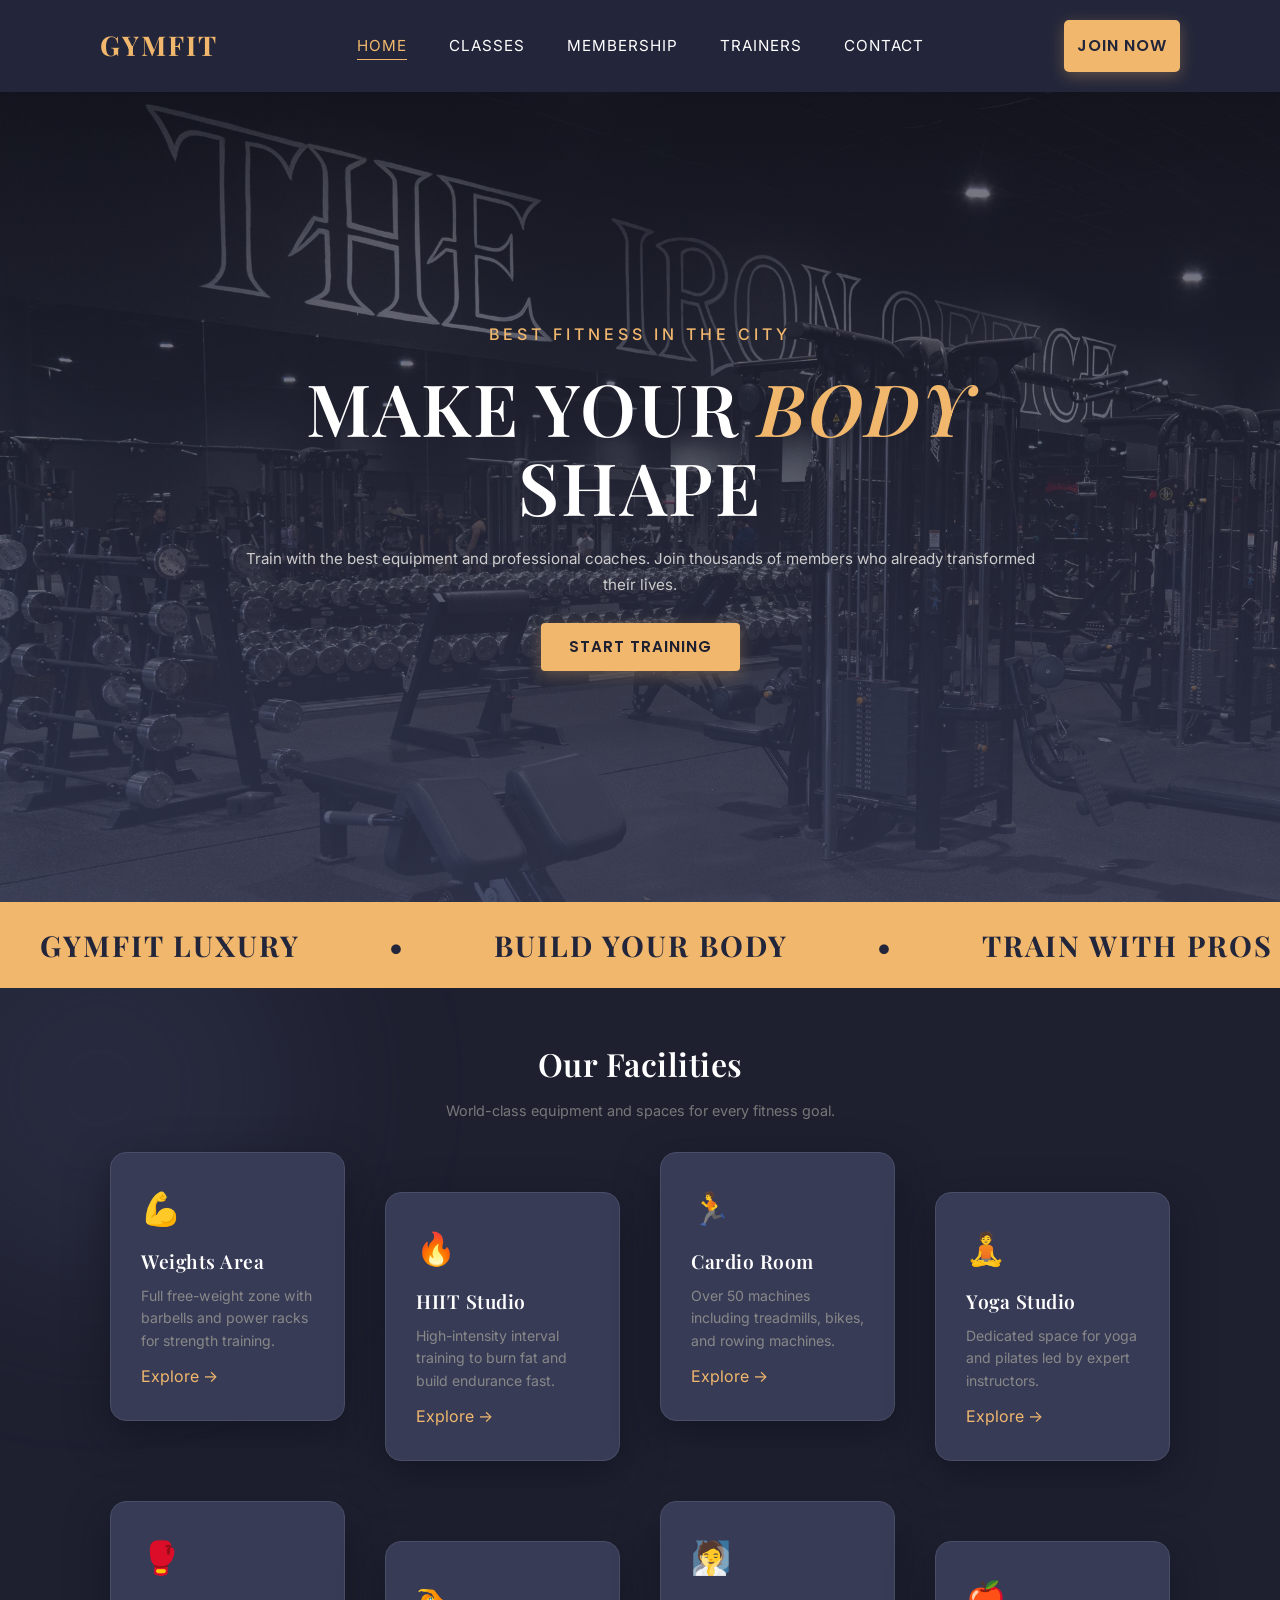
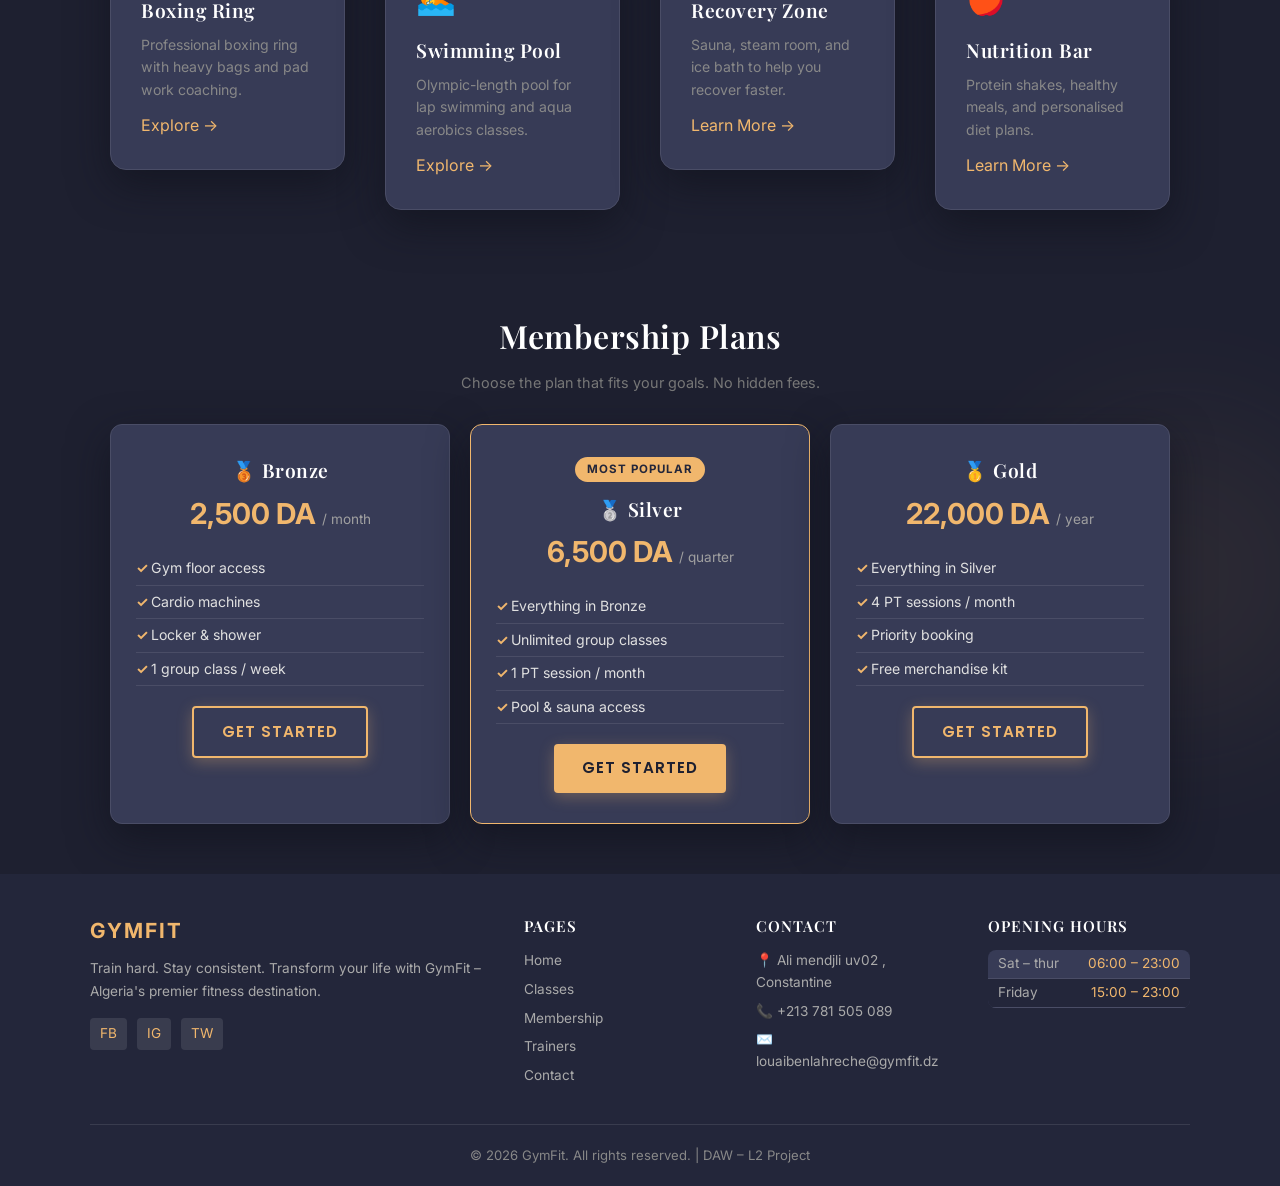
<file: mehdi-updated/mehdi-updated/mehdi-updated/index.html>
<!DOCTYPE html>
<html lang="en">

<head>
  <meta charset="UTF-8" />
  <meta name="viewport" content="width=device-width, initial-scale=1.0" />
  <title>GymFit - Home</title>
  <link rel="stylesheet" href="style-minimal-js.css" />
</head>

<body>
  <div class="cursor"></div>
  <div class="cursor-follower"></div>

  <!-- NAVIGATION -->
  <nav>
    <div class="logo">
      <a href="index.html">GYMFIT</a>
    </div>
    <ul>
      <li><a href="index.html" class="active">Home</a></li>
      <li><a href="classes.html">Classes</a></li>
      <li><a href="membership.html">Membership</a></li>
      <li><a href="trainers.html">Trainers</a></li>
      <li><a href="contact.html">Contact</a></li>
    </ul>
    <a href="membership.html" class="btn">JOIN NOW</a>
  </nav>

  <!-- HERO SECTION -->
  <header class="hero">
    <div class="hero-text">
      <h4>Best Fitness in the City</h4>
      <h1>MAKE YOUR <span>BODY</span> SHAPE</h1>
      <p>Train with the best equipment and professional coaches. Join thousands of members who already transformed their
        lives.</p>
      <a href="membership.html" class="btn">START TRAINING</a>
    </div>
  </header>

  <!-- MARQUEE BANNER -->
  <div class="marquee-container">
    <div class="marquee-content">
      <span>GYMFIT LUXURY</span>
      <span>•</span>
      <span>BUILD YOUR BODY</span>
      <span>•</span>
      <span>TRAIN WITH PROS</span>
      <span>•</span>
      <span>TRANSFORM YOUR LIFE</span>
      <span>•</span>
      <span>GYMFIT LUXURY</span>
      <span>•</span>
      <span>BUILD YOUR BODY</span>
      <span>•</span>
      <span>TRAIN WITH PROS</span>
      <span>•</span>
      <span>TRANSFORM YOUR LIFE</span>
      <span>•</span>
    </div>
  </div>

  <!-- MAIN CONTENT -->
  <main style="position: relative; overflow: hidden;">
    <div class="bg-orb orb-1"></div>
    <div class="bg-orb orb-2"></div>

    <!-- GYM FACILITIES -->
    <section class="container">
      <h2 class="section-title">Our Facilities</h2>
      <p class="section-sub">World-class equipment and spaces for every fitness goal.</p>

      <div class="grid-4">

        <article class="card">
          <div class="icon">💪</div>
          <h4>Weights Area</h4>
          <p>Full free-weight zone with barbells and power racks for strength training.</p>
          <a href="classes.html">Explore →</a>
        </article>

        <article class="card">
          <div class="icon">🔥</div>
          <h4>HIIT Studio</h4>
          <p>High-intensity interval training to burn fat and build endurance fast.</p>
          <a href="classes.html">Explore →</a>
        </article>

        <article class="card">
          <div class="icon">🏃</div>
          <h4>Cardio Room</h4>
          <p>Over 50 machines including treadmills, bikes, and rowing machines.</p>
          <a href="classes.html">Explore →</a>
        </article>

        <article class="card">
          <div class="icon">🧘</div>
          <h4>Yoga Studio</h4>
          <p>Dedicated space for yoga and pilates led by expert instructors.</p>
          <a href="classes.html">Explore →</a>
        </article>

        <article class="card">
          <div class="icon">🥊</div>
          <h4>Boxing Ring</h4>
          <p>Professional boxing ring with heavy bags and pad work coaching.</p>
          <a href="classes.html">Explore →</a>
        </article>

        <article class="card">
          <div class="icon">🏊</div>
          <h4>Swimming Pool</h4>
          <p>Olympic-length pool for lap swimming and aqua aerobics classes.</p>
          <a href="classes.html">Explore →</a>
        </article>

        <article class="card">
          <div class="icon">🧖</div>
          <h4>Recovery Zone</h4>
          <p>Sauna, steam room, and ice bath to help you recover faster.</p>
          <a href="contact.html">Learn More →</a>
        </article>

        <article class="card">
          <div class="icon">🍎</div>
          <h4>Nutrition Bar</h4>
          <p>Protein shakes, healthy meals, and personalised diet plans.</p>
          <a href="contact.html">Learn More →</a>
        </article>

      </div>
    </section>

    <!-- MEMBERSHIP PLAN HIGHLIGHTS -->
    <section class="container">
      <h2 class="section-title">Membership Plans</h2>
      <p class="section-sub">Choose the plan that fits your goals. No hidden fees.</p>

      <div class="grid-3">

        <div class="plan-card">
          <h4>🥉 Bronze</h4>
          <p class="price">2,500 DA <span>/ month</span></p>
          <ul>
            <li>Gym floor access</li>
            <li>Cardio machines</li>
            <li>Locker &amp; shower</li>
            <li>1 group class / week</li>
          </ul>
          <a href="membership.html" class="btn btn-outline">Get Started</a>
        </div>

        <div class="plan-card recommended">
          <span class="plan-badge">Most Popular</span>
          <h4>🥈 Silver</h4>
          <p class="price">6,500 DA <span>/ quarter</span></p>
          <ul>
            <li>Everything in Bronze</li>
            <li>Unlimited group classes</li>
            <li>1 PT session / month</li>
            <li>Pool &amp; sauna access</li>
          </ul>
          <a href="membership.html" class="btn">Get Started</a>
        </div>

        <div class="plan-card">
          <h4>🥇 Gold</h4>
          <p class="price">22,000 DA <span>/ year</span></p>
          <ul>
            <li>Everything in Silver</li>
            <li>4 PT sessions / month</li>
            <li>Priority booking</li>
            <li>Free merchandise kit</li>
          </ul>
          <a href="membership.html" class="btn btn-outline">Get Started</a>
        </div>

      </div>
    </section>

  </main>

  <!-- FOOTER -->
  <footer>
    <div class="footer-grid">

      <div class="footer-col">
        <span class="footer-logo">GYMFIT</span>
        <p>Train hard. Stay consistent. Transform your life with GymFit – Algeria's premier fitness destination.</p>
        <div class="footer-socials">
          <a href="#">FB</a>
          <a href="#">IG</a>
          <a href="#">TW</a>
        </div>
      </div>
      <div class="footer-col">
        <h4>Pages</h4>
        <a href="index.html">Home</a>
        <a href="classes.html">Classes</a>
        <a href="membership.html">Membership</a>
        <a href="trainers.html">Trainers</a>
        <a href="contact.html">Contact</a>
      </div>
      <div class="footer-col">
        <h4>Contact</h4>
        <a href="#">📍 Ali mendjli uv02 , Constantine</a>
        <a href="tel:+213555123456">📞 +213 781 505 089</a>
        <a href="mailto:info@gymfit.dz">✉️ louaibenlahreche@gymfit.dz</a>
      </div>
      <div class="footer-col">
        <h4>Opening Hours</h4>
        <table class="footer-hours">
          <tr>
            <td>Sat – thur</td>
            <td>06:00 – 23:00</td>
          </tr>
          <tr>
            <td>Friday</td>
            <td>15:00 – 23:00</td>
          </tr>

        </table>
      </div>
    </div>
    <div class="footer-bar">
      &copy; 2026 GymFit. All rights reserved. | DAW – L2 Project
    </div>
  </footer>
  <script src="script-minimal.js"></script>
</body>

</html>
</file>
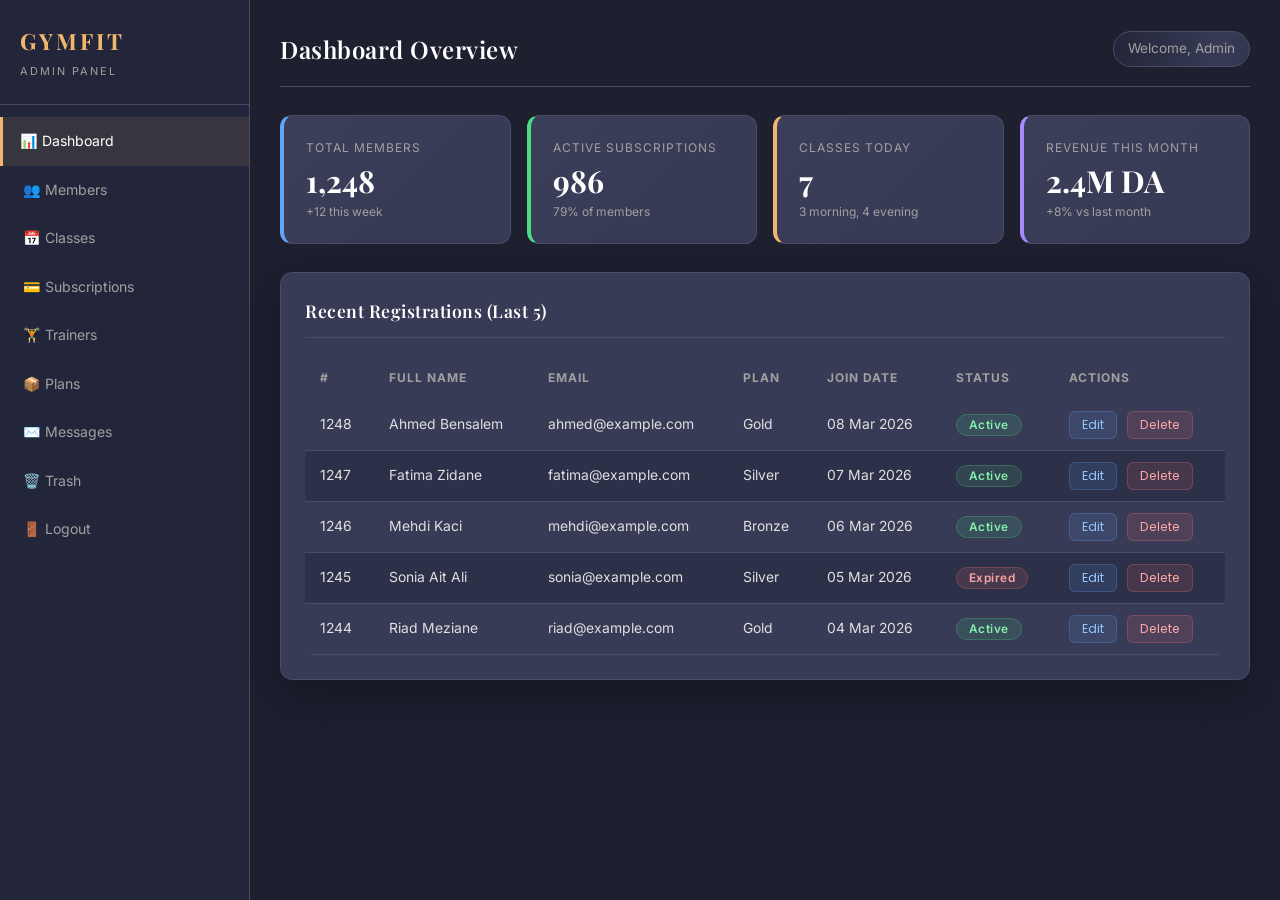
<file: mehdi-updated/mehdi-updated/mehdi-updated/Admin-dashboard.html>
<!DOCTYPE html>
<html lang="en">

<head>
  <meta charset="UTF-8" />
  <meta name="viewport" content="width=device-width, initial-scale=1.0" />
  <title>Dashboard - GymFit Admin</title>
  <link rel="stylesheet" href="style-minimal-js.css" />
</head>

<body class="admin-body">

  <div class="admin-layout">

    <aside class="admin-sidebar">
      <div class="sidebar-logo">
        GYMFIT
        <small>Admin Panel</small>
      </div>
      <nav>
        <ul>
          <li><a href="admin-dashboard.html" class="active">📊 Dashboard</a></li>
          <li><a href="#">👥 Members</a></li>
          <li><a href="#">📅 Classes</a></li>
          <li><a href="#">💳 Subscriptions</a></li>
          <li><a href="#">🏋️ Trainers</a></li>
          <li><a href="admin-plans.html">📦 Plans</a></li>
          <li><a href="#">✉️ Messages</a></li>
          <li><a href="Admin-trash.html">🗑️ Trash</a></li>
          <li><a href="admin-login.html">🚪 Logout</a></li>
        </ul>
      </nav>
    </aside>

    <!-- MAIN CONTENT -->
    <main class="admin-main">

      <!-- Top Bar -->
      <div class="admin-topbar">
        <h1>Dashboard Overview</h1>
        <span class="admin-user">Welcome, Admin</span>
      </div>

      <!-- Stats Cards -->
      <div class="stats-grid">
        <div class="stat-card blue">
          <p class="stat-label">Total Members</p>
          <p class="stat-value">1,248</p>
          <p class="stat-sub">+12 this week</p>
        </div>
        <div class="stat-card green">
          <p class="stat-label">Active Subscriptions</p>
          <p class="stat-value">986</p>
          <p class="stat-sub">79% of members</p>
        </div>
        <div class="stat-card orange">
          <p class="stat-label">Classes Today</p>
          <p class="stat-value">7</p>
          <p class="stat-sub">3 morning, 4 evening</p>
        </div>
        <div class="stat-card purple">
          <p class="stat-label">Revenue This Month</p>
          <p class="stat-value">2.4M DA</p>
          <p class="stat-sub">+8% vs last month</p>
        </div>
      </div>

      <!-- Recent Registrations -->
      <div class="admin-card">
        <h2>Recent Registrations (Last 5)</h2>
        <table class="admin-table">
          <thead>
            <tr>
              <th>#</th>
              <th>Full Name</th>
              <th>Email</th>
              <th>Plan</th>
              <th>Join Date</th>
              <th>Status</th>
              <th>Actions</th>
            </tr>
          </thead>
          <tbody>
            <tr>
              <td>1248</td>
              <td>Ahmed Bensalem</td>
              <td>ahmed@example.com</td>
              <td>Gold</td>
              <td>08 Mar 2026</td>
              <td><span class="status-active">Active</span></td>
              <td>
                <button class="btn-edit" type="button">Edit</button>
                <button class="btn-delete" type="button">Delete</button>
              </td>
            </tr>
            <tr>
              <td>1247</td>
              <td>Fatima Zidane</td>
              <td>fatima@example.com</td>
              <td>Silver</td>
              <td>07 Mar 2026</td>
              <td><span class="status-active">Active</span></td>
              <td>
                <button class="btn-edit" type="button">Edit</button>
                <button class="btn-delete" type="button">Delete</button>
              </td>
            </tr>
            <tr>
              <td>1246</td>
              <td>Mehdi Kaci</td>
              <td>mehdi@example.com</td>
              <td>Bronze</td>
              <td>06 Mar 2026</td>
              <td><span class="status-active">Active</span></td>
              <td>
                <button class="btn-edit" type="button">Edit</button>
                <button class="btn-delete" type="button">Delete</button>
              </td>
            </tr>
            <tr>
              <td>1245</td>
              <td>Sonia Ait Ali</td>
              <td>sonia@example.com</td>
              <td>Silver</td>
              <td>05 Mar 2026</td>
              <td><span class="status-inactive">Expired</span></td>
              <td>
                <button class="btn-edit" type="button">Edit</button>
                <button class="btn-delete" type="button">Delete</button>
              </td>
            </tr>
            <tr>
              <td>1244</td>
              <td>Riad Meziane</td>
              <td>riad@example.com</td>
              <td>Gold</td>
              <td>04 Mar 2026</td>
              <td><span class="status-active">Active</span></td>
              <td>
                <button class="btn-edit" type="button">Edit</button>
                <button class="btn-delete" type="button">Delete</button>
              </td>
            </tr>
          </tbody>
        </table>
      </div>

    </main>
  </div>

  <script src="script-minimal.js"></script>
</body>

</html>
</file>
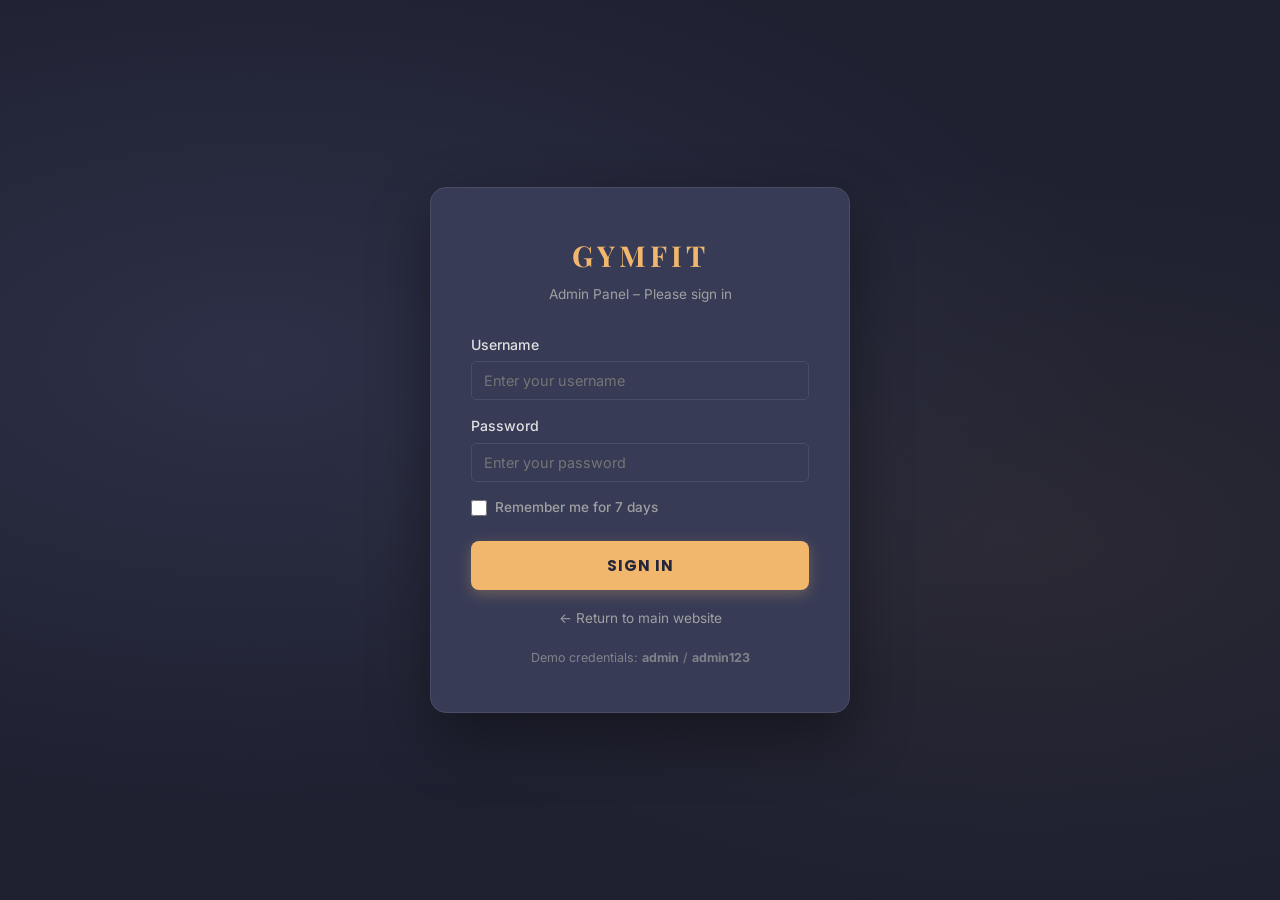
<file: mehdi-updated/mehdi-updated/mehdi-updated/Admin-login.html>
<!DOCTYPE html>
<html lang="en">

<head>
  <meta charset="UTF-8" />
  <meta name="viewport" content="width=device-width, initial-scale=1.0" />
  <title>Admin Login - GymFit</title>
  <link rel="stylesheet" href="style-minimal-js.css" />
</head>

<body class="admin-body">

  <div class="login-page">
    <div class="login-card">

      <p class="login-logo">GYMFIT</p>
      <p class="login-sub">Admin Panel – Please sign in</p>


      <div class="error-msg" id="loginError" style="display:none;">
        Invalid username or password. Please try again.
      </div>

      <form action="#" method="POST">

        <div class="form-group">
          <label for="username">Username</label>
          <input type="text" id="username" name="username" placeholder="Enter your username" required
            autocomplete="username" />
        </div>

        <div class="form-group">
          <label for="password">Password</label>
          <input type="password" id="password" name="password" placeholder="Enter your password" required
            autocomplete="current-password" />
        </div>

        <div class="form-group">
          <label
            style="display:flex; align-items:center; gap:8px; cursor:pointer; font-size:.85rem; color:var(--text-muted);">
            <input type="checkbox" name="remember" style="width:16px; height:16px; accent-color:var(--accent);" />
            Remember me for 7 days
          </label>
        </div>

        <button type="submit" class="admin-submit">Sign In</button>

      </form>

      <a href="index.html" class="back-link">← Return to main website</a>
      <p style="margin-top:18px;font-size:.78rem;color:var(--text-muted);text-align:center;opacity:.7;">
        Demo credentials: <strong>admin</strong> / <strong>admin123</strong>
      </p>

    </div>
  </div>

  <script src="script-minimal.js"></script>
</body>

</html>
</file>
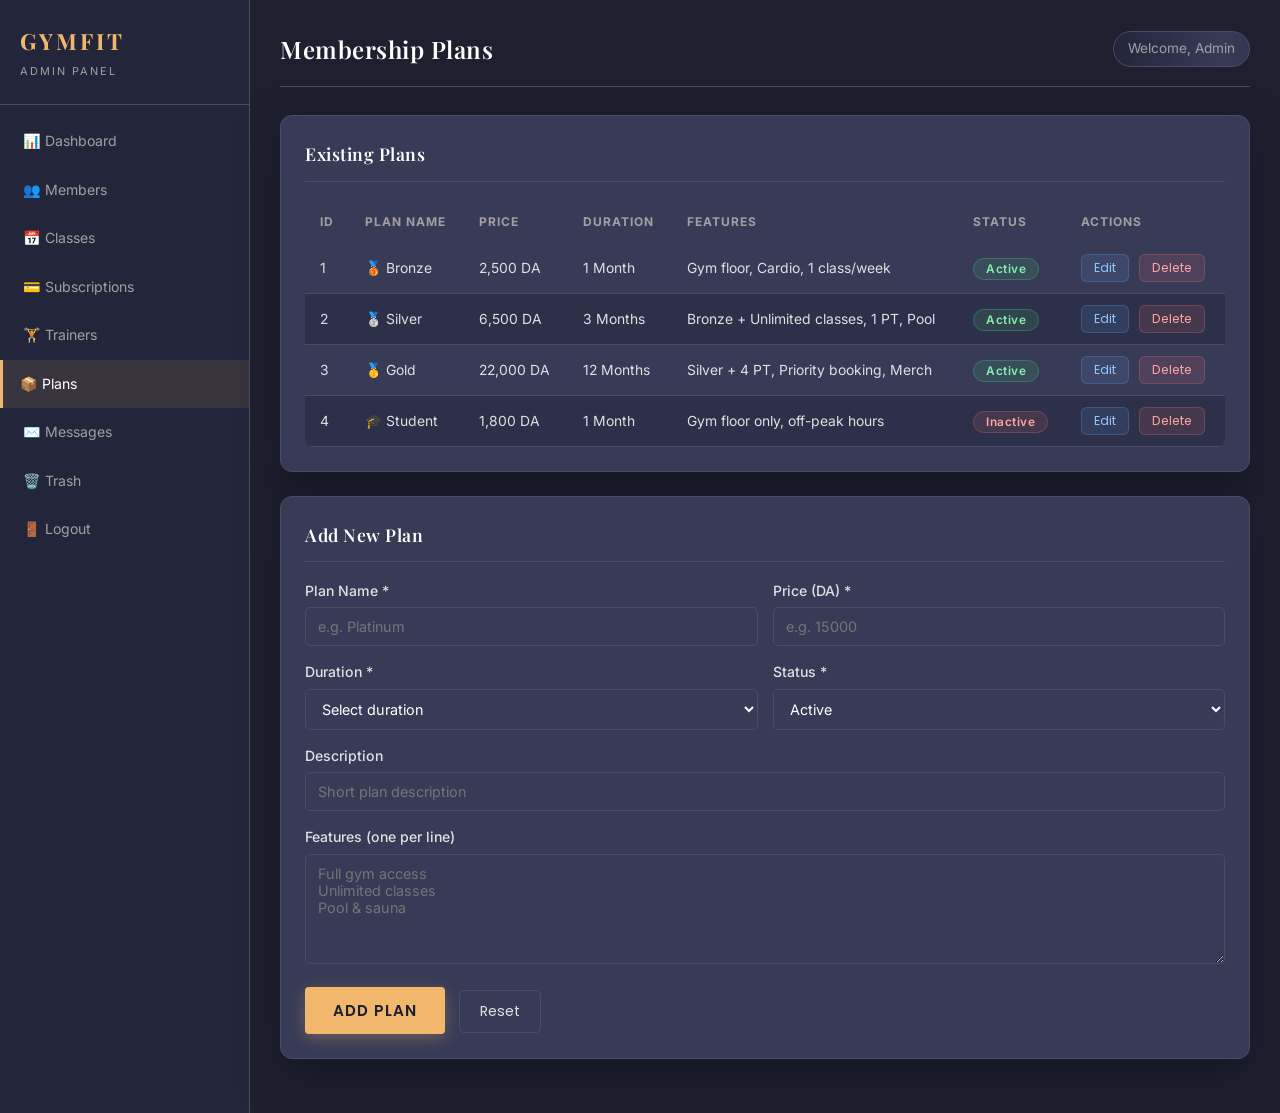
<file: mehdi-updated/mehdi-updated/mehdi-updated/Admin-plans.html>
<!DOCTYPE html>
<html lang="en">

<head>
  <meta charset="UTF-8" />
  <meta name="viewport" content="width=device-width, initial-scale=1.0" />
  <title>Plans Management - GymFit Admin</title>
  <link rel="stylesheet" href="style-minimal-js.css" />
</head>

<body class="admin-body">

  <div class="admin-layout">

    <!-- SIDEBAR -->
    <aside class="admin-sidebar">
      <div class="sidebar-logo">
        GYMFIT
        <small>Admin Panel</small>
      </div>

      <nav>
        <ul>
          <li><a href="Admin-dashboard.html">📊 Dashboard</a></li>
          <li><a href="#">👥 Members</a></li>
          <li><a href="#">📅 Classes</a></li>
          <li><a href="#">💳 Subscriptions</a></li>
          <li><a href="#">🏋️ Trainers</a></li>
          <li><a href="admin-plans.html" class="active">📦 Plans</a></li>
          <li><a href="#">✉️ Messages</a></li>
          <li><a href="Admin-trash.html">🗑️ Trash</a></li>
          <li><a href="admin-login.html">🚪 Logout</a></li>
        </ul>
      </nav>
    </aside>

    <!-- MAIN CONTENT -->
    <main class="admin-main">

      <!-- Top Bar -->
      <div class="admin-topbar">
        <h1>Membership Plans</h1>
        <span class="admin-user">Welcome, Admin</span>
      </div>

      <!-- Existing Plans Table -->
      <div class="admin-card">
        <h2>Existing Plans</h2>
        <table class="admin-table">
          <thead>
            <tr>
              <th>ID</th>
              <th>Plan Name</th>
              <th>Price</th>
              <th>Duration</th>
              <th>Features</th>
              <th>Status</th>
              <th>Actions</th>
            </tr>
          </thead>
          <tbody>
            <tr>
              <td>1</td>
              <td>🥉 Bronze</td>
              <td>2,500 DA</td>
              <td>1 Month</td>
              <td>Gym floor, Cardio, 1 class/week</td>
              <td><span class="status-active">Active</span></td>
              <td>
                <button class="btn-edit" type="button">Edit</button>
                <button class="btn-delete" type="button">Delete</button>
              </td>
            </tr>
            <tr>
              <td>2</td>
              <td>🥈 Silver</td>
              <td>6,500 DA</td>
              <td>3 Months</td>
              <td>Bronze + Unlimited classes, 1 PT, Pool</td>
              <td><span class="status-active">Active</span></td>
              <td>
                <button class="btn-edit" type="button">Edit</button>
                <button class="btn-delete" type="button">Delete</button>
              </td>
            </tr>
            <tr>
              <td>3</td>
              <td>🥇 Gold</td>
              <td>22,000 DA</td>
              <td>12 Months</td>
              <td>Silver + 4 PT, Priority booking, Merch</td>
              <td><span class="status-active">Active</span></td>
              <td>
                <button class="btn-edit" type="button">Edit</button>
                <button class="btn-delete" type="button">Delete</button>
              </td>
            </tr>
            <tr>
              <td>4</td>
              <td>🎓 Student</td>
              <td>1,800 DA</td>
              <td>1 Month</td>
              <td>Gym floor only, off-peak hours</td>
              <td><span class="status-inactive">Inactive</span></td>
              <td>
                <button class="btn-edit" type="button">Edit</button>
                <button class="btn-delete" type="button">Delete</button>
              </td>
            </tr>
          </tbody>
        </table>
      </div>

      <!-- Add New Plan Form -->
      <div class="admin-card">
        <h2>Add New Plan</h2>

        <form action="#" method="POST">

          <div class="form-row">
            <div class="form-group">
              <label for="planName">Plan Name *</label>
              <input type="text" id="planName" name="planName" placeholder="e.g. Platinum" required />
            </div>
            <div class="form-group">
              <label for="planPrice">Price (DA) *</label>
              <input type="number" id="planPrice" name="planPrice" placeholder="e.g. 15000" min="0" required />
            </div>
          </div>

          <div class="form-row">
            <div class="form-group">
              <label for="planDuration">Duration *</label>
              <select id="planDuration" name="planDuration" required>
                <option value="">Select duration</option>
                <option value="1">1 Month</option>
                <option value="3">3 Months</option>
                <option value="6">6 Months</option>
                <option value="12">12 Months</option>
              </select>
            </div>
            <div class="form-group">
              <label for="planStatus">Status *</label>
              <select id="planStatus" name="planStatus" required>
                <option value="active">Active</option>
                <option value="inactive">Inactive</option>
              </select>
            </div>
          </div>

          <div class="form-group">
            <label for="planDesc">Description</label>
            <input type="text" id="planDesc" name="planDesc" placeholder="Short plan description" />
          </div>

          <div class="form-group">
            <label for="planFeatures">Features (one per line)</label>
            <textarea id="planFeatures" name="planFeatures"
              placeholder="Full gym access&#10;Unlimited classes&#10;Pool &amp; sauna"></textarea>
          </div>

          <button type="submit" class="btn">Add Plan</button>
          <button type="reset"
            style="margin-left:10px; padding:10px 20px; background:var(--primary-light); border:1px solid var(--border); border-radius:5px; cursor:pointer; font-family:Poppins,sans-serif; font-size:.9rem; color:var(--text);">Reset</button>

        </form>
      </div>

    </main>
  </div>

  <script src="script-minimal.js"></script>
</body>

</html>
</file>
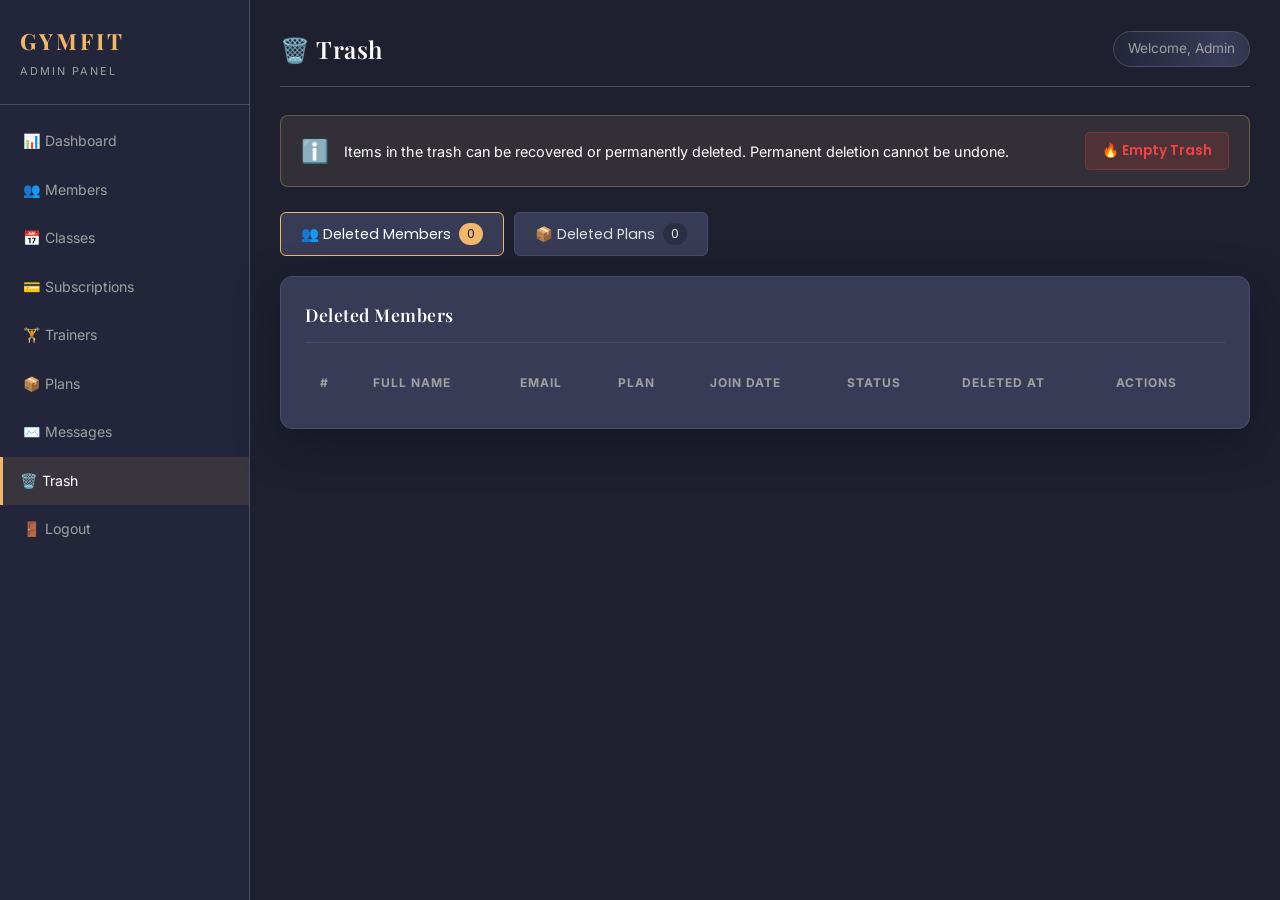
<file: mehdi-updated/mehdi-updated/mehdi-updated/Admin-trash.html>
<!DOCTYPE html>
<html lang="en">

<head>
  <meta charset="UTF-8" />
  <meta name="viewport" content="width=device-width, initial-scale=1.0" />
  <title>Trash - GymFit Admin</title>
  <link rel="stylesheet" href="style-minimal-js.css" />
</head>

<body class="admin-body">

  <div class="admin-layout">

    <!-- SIDEBAR -->
    <aside class="admin-sidebar">
      <div class="sidebar-logo">
        GYMFIT
        <small>Admin Panel</small>
      </div>
      <nav>
        <ul>
          <li><a href="Admin-dashboard.html">📊 Dashboard</a></li>
          <li><a href="#">👥 Members</a></li>
          <li><a href="#">📅 Classes</a></li>
          <li><a href="#">💳 Subscriptions</a></li>
          <li><a href="#">🏋️ Trainers</a></li>
          <li><a href="Admin-plans.html">📦 Plans</a></li>
          <li><a href="#">✉️ Messages</a></li>
          <li><a href="Admin-trash.html" class="active">🗑️ Trash</a></li>
          <li><a href="Admin-login.html">🚪 Logout</a></li>
        </ul>
      </nav>
    </aside>

    <!-- MAIN CONTENT -->
    <main class="admin-main">

      <!-- Top Bar -->
      <div class="admin-topbar">
        <h1>🗑️ Trash</h1>
        <span class="admin-user">Welcome, Admin</span>
      </div>

      <!-- Trash Info Banner -->
      <div class="trash-banner">
        <span class="trash-banner-icon">ℹ️</span>
        <span>Items in the trash can be recovered or permanently deleted. Permanent deletion cannot be undone.</span>
        <button class="btn-trash-empty" id="btn-empty-all">🔥 Empty Trash</button>
      </div>

      <!-- Tabs -->
      <div class="trash-tabs">
        <button class="trash-tab active" data-tab="members">👥 Deleted Members <span class="trash-count" id="count-members">0</span></button>
        <button class="trash-tab" data-tab="plans">📦 Deleted Plans <span class="trash-count" id="count-plans">0</span></button>
      </div>

      <!-- Members Trash -->
      <div class="admin-card trash-panel active" id="panel-members">
        <h2>Deleted Members</h2>
        <div id="members-empty" class="trash-empty-state" style="display:none;">
          <div class="trash-empty-icon">🗑️</div>
          <p>No deleted members — the trash is clean!</p>
        </div>
        <table class="admin-table" id="members-trash-table">
          <thead>
            <tr>
              <th>#</th>
              <th>Full Name</th>
              <th>Email</th>
              <th>Plan</th>
              <th>Join Date</th>
              <th>Status</th>
              <th>Deleted At</th>
              <th>Actions</th>
            </tr>
          </thead>
          <tbody id="members-trash-body"></tbody>
        </table>
      </div>

      <!-- Plans Trash -->
      <div class="admin-card trash-panel" id="panel-plans">
        <h2>Deleted Plans</h2>
        <div id="plans-empty" class="trash-empty-state" style="display:none;">
          <div class="trash-empty-icon">🗑️</div>
          <p>No deleted plans — the trash is clean!</p>
        </div>
        <table class="admin-table" id="plans-trash-table">
          <thead>
            <tr>
              <th>ID</th>
              <th>Plan Name</th>
              <th>Price</th>
              <th>Duration</th>
              <th>Features</th>
              <th>Status</th>
              <th>Deleted At</th>
              <th>Actions</th>
            </tr>
          </thead>
          <tbody id="plans-trash-body"></tbody>
        </table>
      </div>

    </main>
  </div>

  <script src="script-minimal.js"></script>
</body>

</html>
</file>
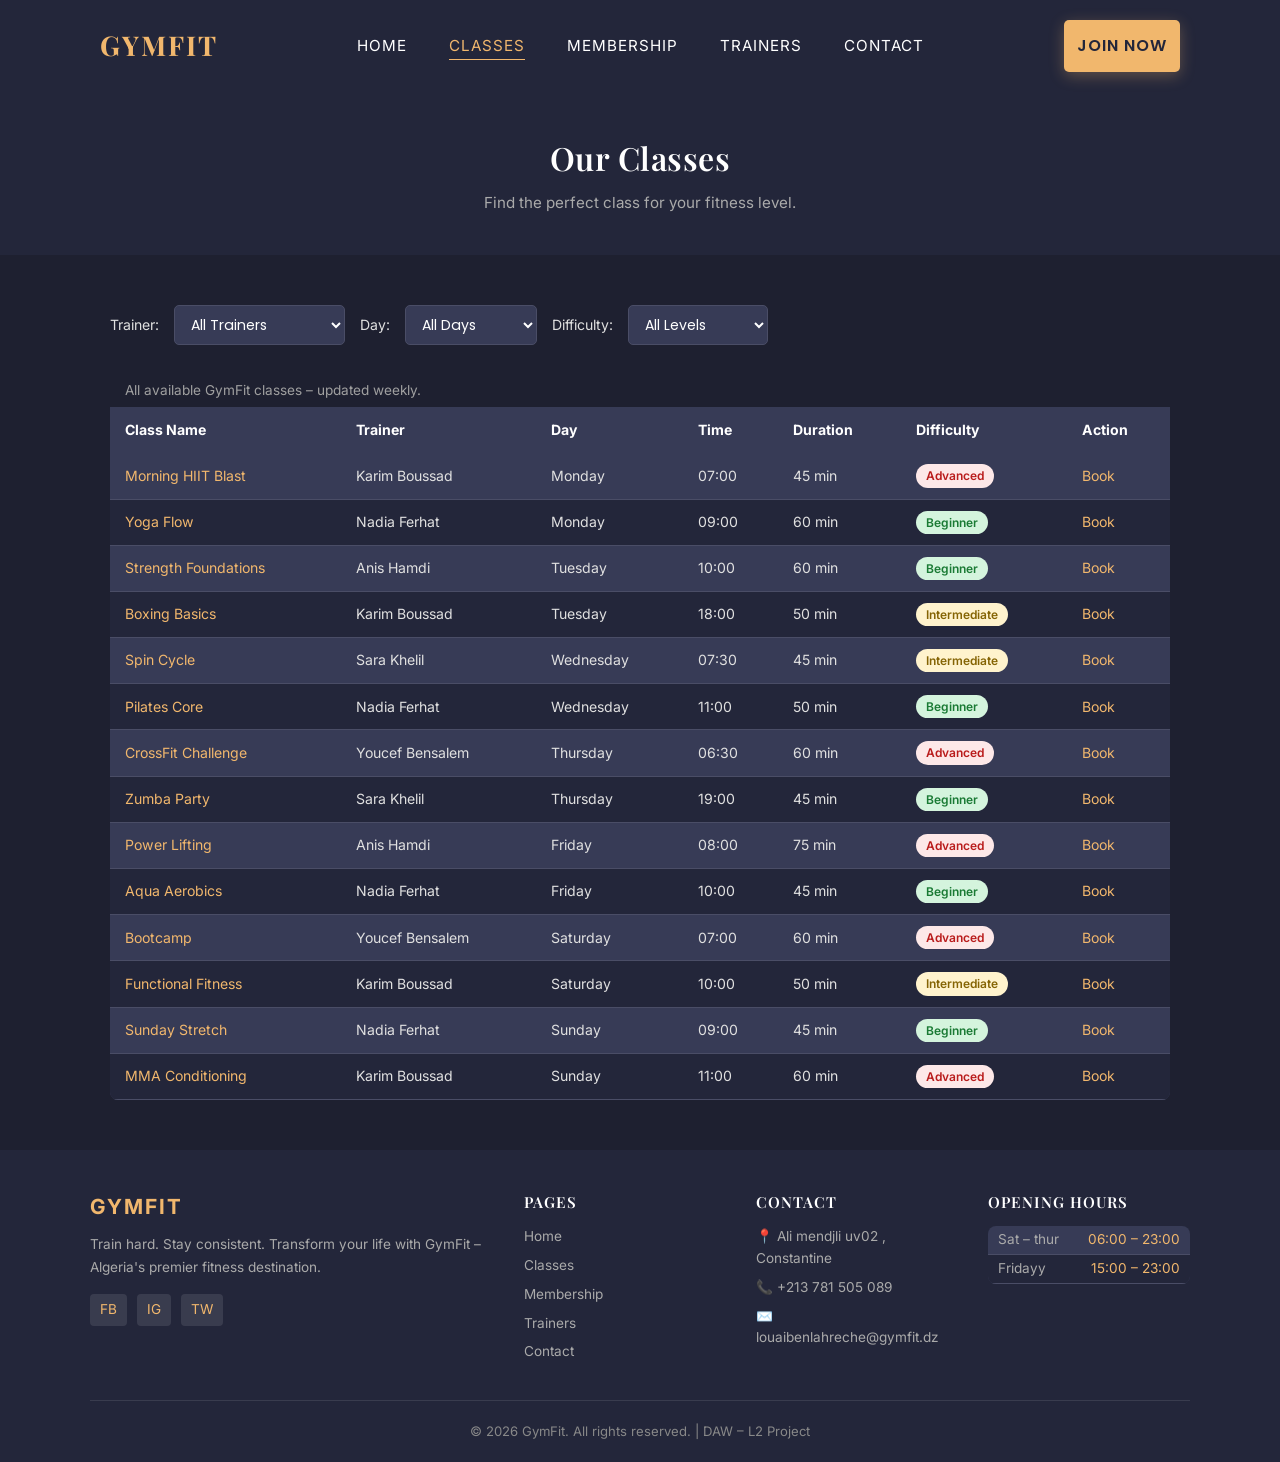
<file: mehdi-updated/mehdi-updated/mehdi-updated/classes.html>
<!DOCTYPE html>
<html lang="en">

<head>
  <meta charset="UTF-8" />
  <meta name="viewport" content="width=device-width, initial-scale=1.0" />
  <title>Classes - GymFit</title>
  <link rel="stylesheet" href="style-minimal-js.css" />
</head>

<body>

  <!-- NAVIGATION -->
  <nav>
    <div class="logo">GYMFIT</div>
    <ul>
      <li><a href="index.html">Home</a></li>
      <li><a href="classes.html" class="active">Classes</a></li>
      <li><a href="membership.html">Membership</a></li>
      <li><a href="trainers.html">Trainers</a></li>
      <li><a href="contact.html">Contact</a></li>
    </ul>
    <a href="membership.html" class="btn">Join Now</a>
  </nav>

  <!-- PAGE TITLE -->
  <div class="page-title">
    <h1>Our Classes</h1>
    <p>Find the perfect class for your fitness level.</p>
  </div>

  <!-- MAIN CONTENT -->
  <main>
    <section class="container">

      <!-- FILTER BAR (placeholder - JS filtering comes in Part 3) -->
      <div style="display:flex; gap:15px; flex-wrap:wrap; margin-bottom:25px; align-items:center;">

        <label for="filterTrainer" style="font-size:.88rem; color:var(--text);">Trainer:</label>
        <select id="filterTrainer"
          style="padding:8px 12px; border:1px solid var(--border); background-color:var(--primary-light); color:var(--white); border-radius:5px; font-family:Poppins,sans-serif; font-size:.88rem;">
          <option value="">All Trainers</option>
          <option>Karim Boussad</option>
          <option>Sara Khelil</option>
          <option>Anis Hamdi</option>
          <option>Nadia Ferhat</option>
          <option>Youcef Bensalem</option>
        </select>

        <label for="filterDay" style="font-size:.88rem; color:var(--text);">Day:</label>
        <select id="filterDay"
          style="padding:8px 12px; border:1px solid var(--border); background-color:var(--primary-light); color:var(--white); border-radius:5px; font-family:Poppins,sans-serif; font-size:.88rem;">
          <option value="">All Days</option>
          <option>Monday</option>
          <option>Tuesday</option>
          <option>Wednesday</option>
          <option>Thursday</option>
          <option>Friday</option>
          <option>Saturday</option>
          <option>Sunday</option>
        </select>

        <label for="filterDiff" style="font-size:.88rem; color:var(--text);">Difficulty:</label>
        <select id="filterDiff"
          style="padding:8px 12px; border:1px solid var(--border); background-color:var(--primary-light); color:var(--white); border-radius:5px; font-family:Poppins,sans-serif; font-size:.88rem;">
          <option value="">All Levels</option>
          <option>Beginner</option>
          <option>Intermediate</option>
          <option>Advanced</option>
        </select>

        <!-- Note: real filtering will be added in Part 3 with JavaScript -->

      </div>

      <!-- CLASSES TABLE -->
      <table>
        <caption>All available GymFit classes – updated weekly.</caption>
        <thead>
          <tr>
            <th>Class Name</th>
            <th>Trainer</th>
            <th>Day</th>
            <th>Time</th>
            <th>Duration</th>
            <th>Difficulty</th>
            <th>Action</th>
          </tr>
        </thead>
        <tbody>
          <tr>
            <td><a href="#">Morning HIIT Blast</a></td>
            <td>Karim Boussad</td>
            <td>Monday</td>
            <td>07:00</td>
            <td>45 min</td>
            <td><span class="badge badge-advanced">Advanced</span></td>
            <td><a href="#">Book</a></td>
          </tr>
          <tr>
            <td><a href="#">Yoga Flow</a></td>
            <td>Nadia Ferhat</td>
            <td>Monday</td>
            <td>09:00</td>
            <td>60 min</td>
            <td><span class="badge badge-beginner">Beginner</span></td>
            <td><a href="#">Book</a></td>
          </tr>
          <tr>
            <td><a href="#">Strength Foundations</a></td>
            <td>Anis Hamdi</td>
            <td>Tuesday</td>
            <td>10:00</td>
            <td>60 min</td>
            <td><span class="badge badge-beginner">Beginner</span></td>
            <td><a href="#">Book</a></td>
          </tr>
          <tr>
            <td><a href="#">Boxing Basics</a></td>
            <td>Karim Boussad</td>
            <td>Tuesday</td>
            <td>18:00</td>
            <td>50 min</td>
            <td><span class="badge badge-intermediate">Intermediate</span></td>
            <td><a href="#">Book</a></td>
          </tr>
          <tr>
            <td><a href="#">Spin Cycle</a></td>
            <td>Sara Khelil</td>
            <td>Wednesday</td>
            <td>07:30</td>
            <td>45 min</td>
            <td><span class="badge badge-intermediate">Intermediate</span></td>
            <td><a href="#">Book</a></td>
          </tr>
          <tr>
            <td><a href="#">Pilates Core</a></td>
            <td>Nadia Ferhat</td>
            <td>Wednesday</td>
            <td>11:00</td>
            <td>50 min</td>
            <td><span class="badge badge-beginner">Beginner</span></td>
            <td><a href="#">Book</a></td>
          </tr>
          <tr>
            <td><a href="#">CrossFit Challenge</a></td>
            <td>Youcef Bensalem</td>
            <td>Thursday</td>
            <td>06:30</td>
            <td>60 min</td>
            <td><span class="badge badge-advanced">Advanced</span></td>
            <td><a href="#">Book</a></td>
          </tr>
          <tr>
            <td><a href="#">Zumba Party</a></td>
            <td>Sara Khelil</td>
            <td>Thursday</td>
            <td>19:00</td>
            <td>45 min</td>
            <td><span class="badge badge-beginner">Beginner</span></td>
            <td><a href="#">Book</a></td>
          </tr>
          <tr>
            <td><a href="#">Power Lifting</a></td>
            <td>Anis Hamdi</td>
            <td>Friday</td>
            <td>08:00</td>
            <td>75 min</td>
            <td><span class="badge badge-advanced">Advanced</span></td>
            <td><a href="#">Book</a></td>
          </tr>
          <tr>
            <td><a href="#">Aqua Aerobics</a></td>
            <td>Nadia Ferhat</td>
            <td>Friday</td>
            <td>10:00</td>
            <td>45 min</td>
            <td><span class="badge badge-beginner">Beginner</span></td>
            <td><a href="#">Book</a></td>
          </tr>
          <tr>
            <td><a href="#">Bootcamp</a></td>
            <td>Youcef Bensalem</td>
            <td>Saturday</td>
            <td>07:00</td>
            <td>60 min</td>
            <td><span class="badge badge-advanced">Advanced</span></td>
            <td><a href="#">Book</a></td>
          </tr>
          <tr>
            <td><a href="#">Functional Fitness</a></td>
            <td>Karim Boussad</td>
            <td>Saturday</td>
            <td>10:00</td>
            <td>50 min</td>
            <td><span class="badge badge-intermediate">Intermediate</span></td>
            <td><a href="#">Book</a></td>
          </tr>
          <tr>
            <td><a href="#">Sunday Stretch</a></td>
            <td>Nadia Ferhat</td>
            <td>Sunday</td>
            <td>09:00</td>
            <td>45 min</td>
            <td><span class="badge badge-beginner">Beginner</span></td>
            <td><a href="#">Book</a></td>
          </tr>
          <tr>
            <td><a href="#">MMA Conditioning</a></td>
            <td>Karim Boussad</td>
            <td>Sunday</td>
            <td>11:00</td>
            <td>60 min</td>
            <td><span class="badge badge-advanced">Advanced</span></td>
            <td><a href="#">Book</a></td>
          </tr>
        </tbody>
      </table>

    </section>
  </main>

  <!-- FOOTER -->
  <!-- FOOTER -->
  <footer>
    <div class="footer-grid">

      <div class="footer-col">
        <span class="footer-logo">GYMFIT</span>
        <p>Train hard. Stay consistent. Transform your life with GymFit – Algeria's premier fitness destination.</p>
        <div class="footer-socials">
          <a href="#">FB</a>
          <a href="#">IG</a>
          <a href="#">TW</a>
        </div>
      </div>
      <div class="footer-col">
        <h4>Pages</h4>
        <a href="index.html">Home</a>
        <a href="classes.html">Classes</a>
        <a href="membership.html">Membership</a>
        <a href="trainers.html">Trainers</a>
        <a href="contact.html">Contact</a>
      </div>
      <div class="footer-col">
        <h4>Contact</h4>
        <a href="#">📍 Ali mendjli uv02 , Constantine</a>
        <a href="tel:+213555123456">📞 +213 781 505 089</a>
        <a href="mailto:info@gymfit.dz">✉️ louaibenlahreche@gymfit.dz</a>
      </div>
      <div class="footer-col">
        <h4>Opening Hours</h4>
        <table class="footer-hours">
          <tr>
            <td>Sat – thur</td>
            <td>06:00 – 23:00</td>
          </tr>
          <tr>
            <td>Fridayy</td>
            <td>15:00 – 23:00</td>
          </tr>

        </table>
      </div>
    </div>
    <div class="footer-bar">
      &copy; 2026 GymFit. All rights reserved. | DAW – L2 Project
    </div>
  </footer>
  <script src="script-minimal.js"></script>
</body>

</html>
</file>
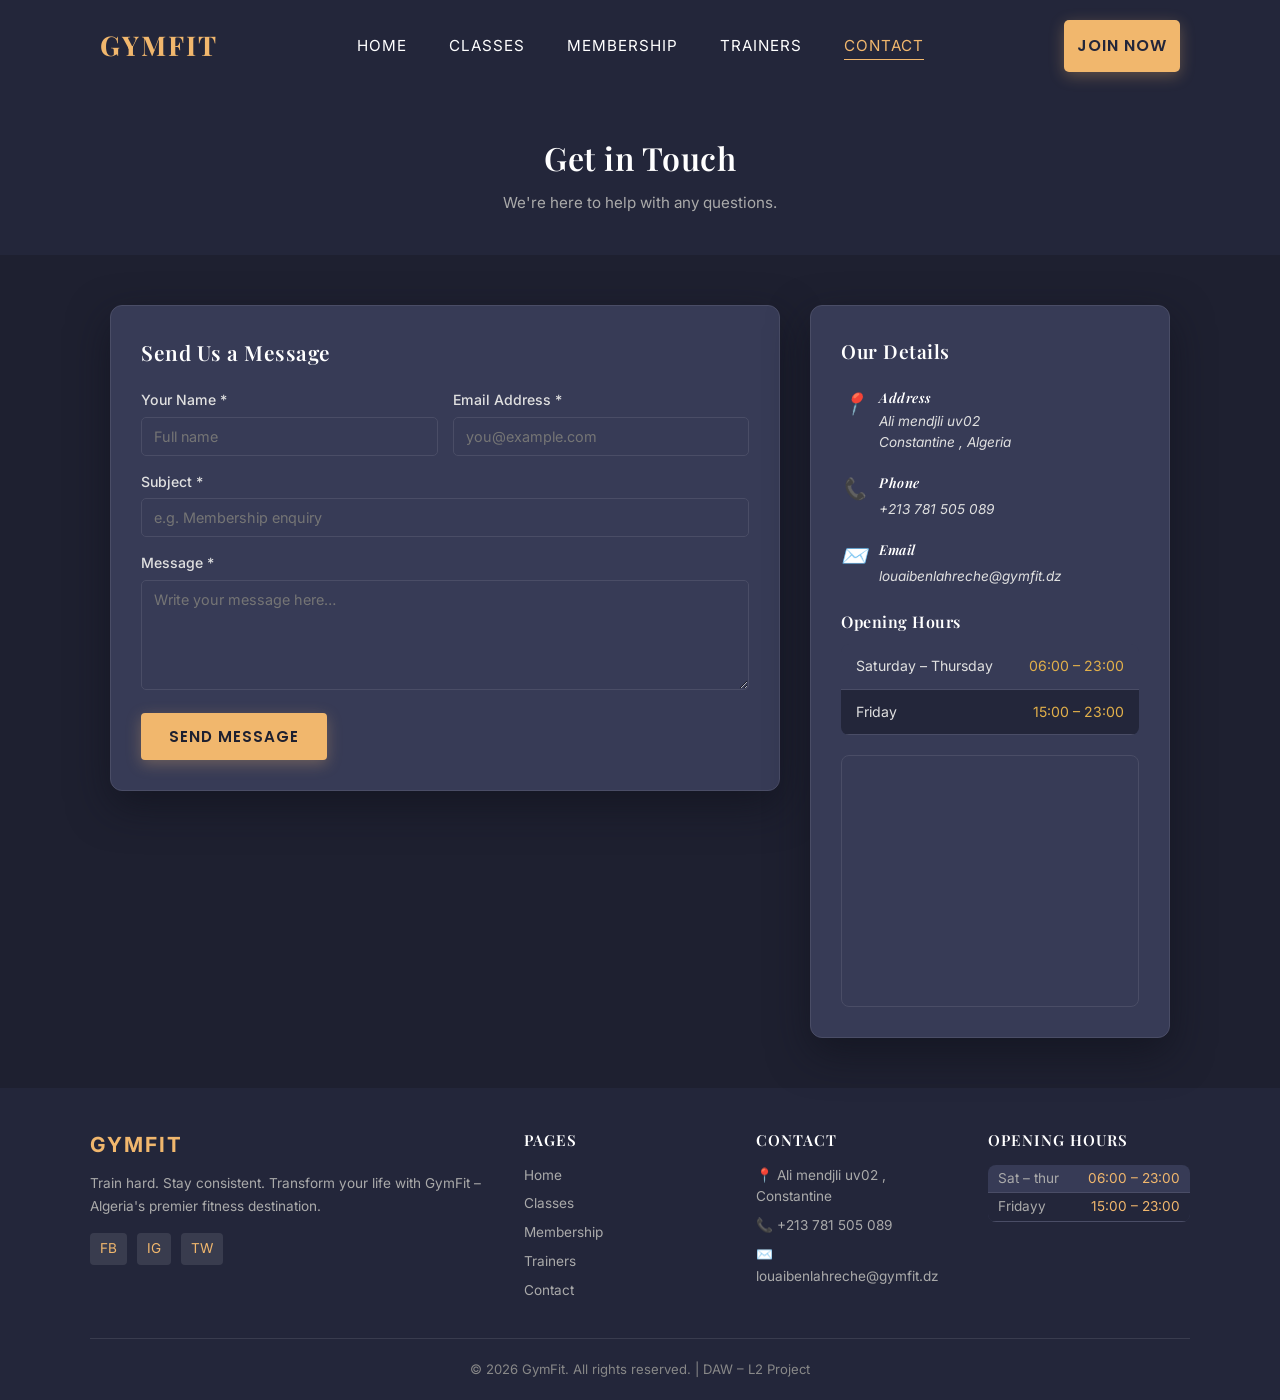
<file: mehdi-updated/mehdi-updated/mehdi-updated/contact.html>
<!DOCTYPE html>
<html lang="en">

<head>
  <meta charset="UTF-8" />
  <meta name="viewport" content="width=device-width, initial-scale=1.0" />
  <title>Contact - GymFit</title>
  <link rel="stylesheet" href="style-minimal-js.css" />
</head>

<body>

  <!-- NAVIGATION -->
  <nav>
    <div class="logo">GYMFIT</div>
    <ul>
      <li><a href="index.html">Home</a></li>
      <li><a href="classes.html">Classes</a></li>
      <li><a href="membership.html">Membership</a></li>
      <li><a href="trainers.html">Trainers</a></li>
      <li><a href="contact.html" class="active">Contact</a></li>
    </ul>
    <a href="membership.html" class="btn">Join Now</a>
  </nav>

  <!-- PAGE TITLE -->
  <div class="page-title">
    <h1>Get in Touch</h1>
    <p>We're here to help with any questions.</p>
  </div>

  <main>
    <section class="container">

      <div class="contact-layout">

        <!-- CONTACT FORM -->
        <div class="form-card">
          <h2>Send Us a Message</h2>

          <form action="#" method="POST">

            <div class="form-row">
              <div class="form-group">
                <label for="contactName">Your Name *</label>
                <input type="text" id="contactName" name="name" placeholder="Full name" required />
              </div>
              <div class="form-group">
                <label for="contactEmail">Email Address *</label>
                <input type="email" id="contactEmail" name="email" placeholder="you@example.com" required />
              </div>
            </div>

            <div class="form-group">
              <label for="subject">Subject *</label>
              <input type="text" id="subject" name="subject" placeholder="e.g. Membership enquiry" required />
            </div>

            <div class="form-group">
              <label for="message">Message *</label>
              <textarea id="message" name="message" placeholder="Write your message here…" required></textarea>
            </div>

            <button type="submit" class="btn">Send Message</button>

          </form>
        </div>

        <!-- CONTACT INFO -->
        <div class="contact-info">
          <h2>Our Details</h2>

          <address>
            <div class="contact-item">
              <span class="ci-icon">📍</span>
              <div>
                <h4>Address</h4>
                <p>Ali mendjli uv02<br />Constantine , Algeria</p>
              </div>
            </div>

            <div class="contact-item">
              <span class="ci-icon">📞</span>
              <div>
                <h4>Phone</h4>
                <a href="tel:+213555123456">+213 781 505 089</a>
              </div>
            </div>

            <div class="contact-item">
              <span class="ci-icon">✉️</span>
              <div>
                <h4>Email</h4>
                <a href="mailto:info@gymfit.dz">louaibenlahreche@gymfit.dz</a>
              </div>
            </div>
          </address>

          <!-- Opening Hours Table -->
          <div class="hours-table">
            <h3>Opening Hours</h3>
            <table>
              <tr>
                <td>Saturday – Thursday</td>
                <td style="text-align:right; color:#e2b04a;">06:00 – 23:00</td>
              </tr>
              <tr>
                <td>Friday</td>
                <td style="text-align:right; color:#e2b04a;">15:00 – 23:00</td>
              </tr>

            </table>
          </div>


          <div style="margin-top:20px; border-radius:8px; overflow:hidden; border:1px solid var(--border);">
            <iframe src="https://www.google.com/maps?q=36.24763053645406,6.568066555228425&z=16&output=embed"
              width="100%" height="250" style="border:0; display:block;" allowfullscreen="" loading="lazy"
              referrerpolicy="no-referrer-when-downgrade" title="GymFit Location">
            </iframe>
          </div>
        </div>
      </div>

    </section>
  </main>

  <!-- FOOTER -->
  <footer>
    <div class="footer-grid">

      <div class="footer-col">
        <span class="footer-logo">GYMFIT</span>
        <p>Train hard. Stay consistent. Transform your life with GymFit – Algeria's premier fitness destination.</p>
        <div class="footer-socials">
          <a href="#">FB</a>
          <a href="#">IG</a>
          <a href="#">TW</a>
        </div>
      </div>
      <div class="footer-col">
        <h4>Pages</h4>
        <a href="index.html">Home</a>
        <a href="classes.html">Classes</a>
        <a href="membership.html">Membership</a>
        <a href="trainers.html">Trainers</a>
        <a href="contact.html">Contact</a>
      </div>
      <div class="footer-col">
        <h4>Contact</h4>
        <a href="#">📍 Ali mendjli uv02 , Constantine</a>
        <a href="tel:+213555123456">📞 +213 781 505 089</a>
        <a href="mailto:info@gymfit.dz">✉️ louaibenlahreche@gymfit.dz</a>
      </div>
      <div class="footer-col">
        <h4>Opening Hours</h4>
        <table class="footer-hours">
          <tr>
            <td>Sat – thur</td>
            <td>06:00 – 23:00</td>
          </tr>
          <tr>
            <td>Fridayy</td>
            <td>15:00 – 23:00</td>
          </tr>

        </table>
      </div>
    </div>
    <div class="footer-bar">
      &copy; 2026 GymFit. All rights reserved. | DAW – L2 Project
    </div>
  </footer>
  <script src="script-minimal.js"></script>
</body>

</html>
</file>
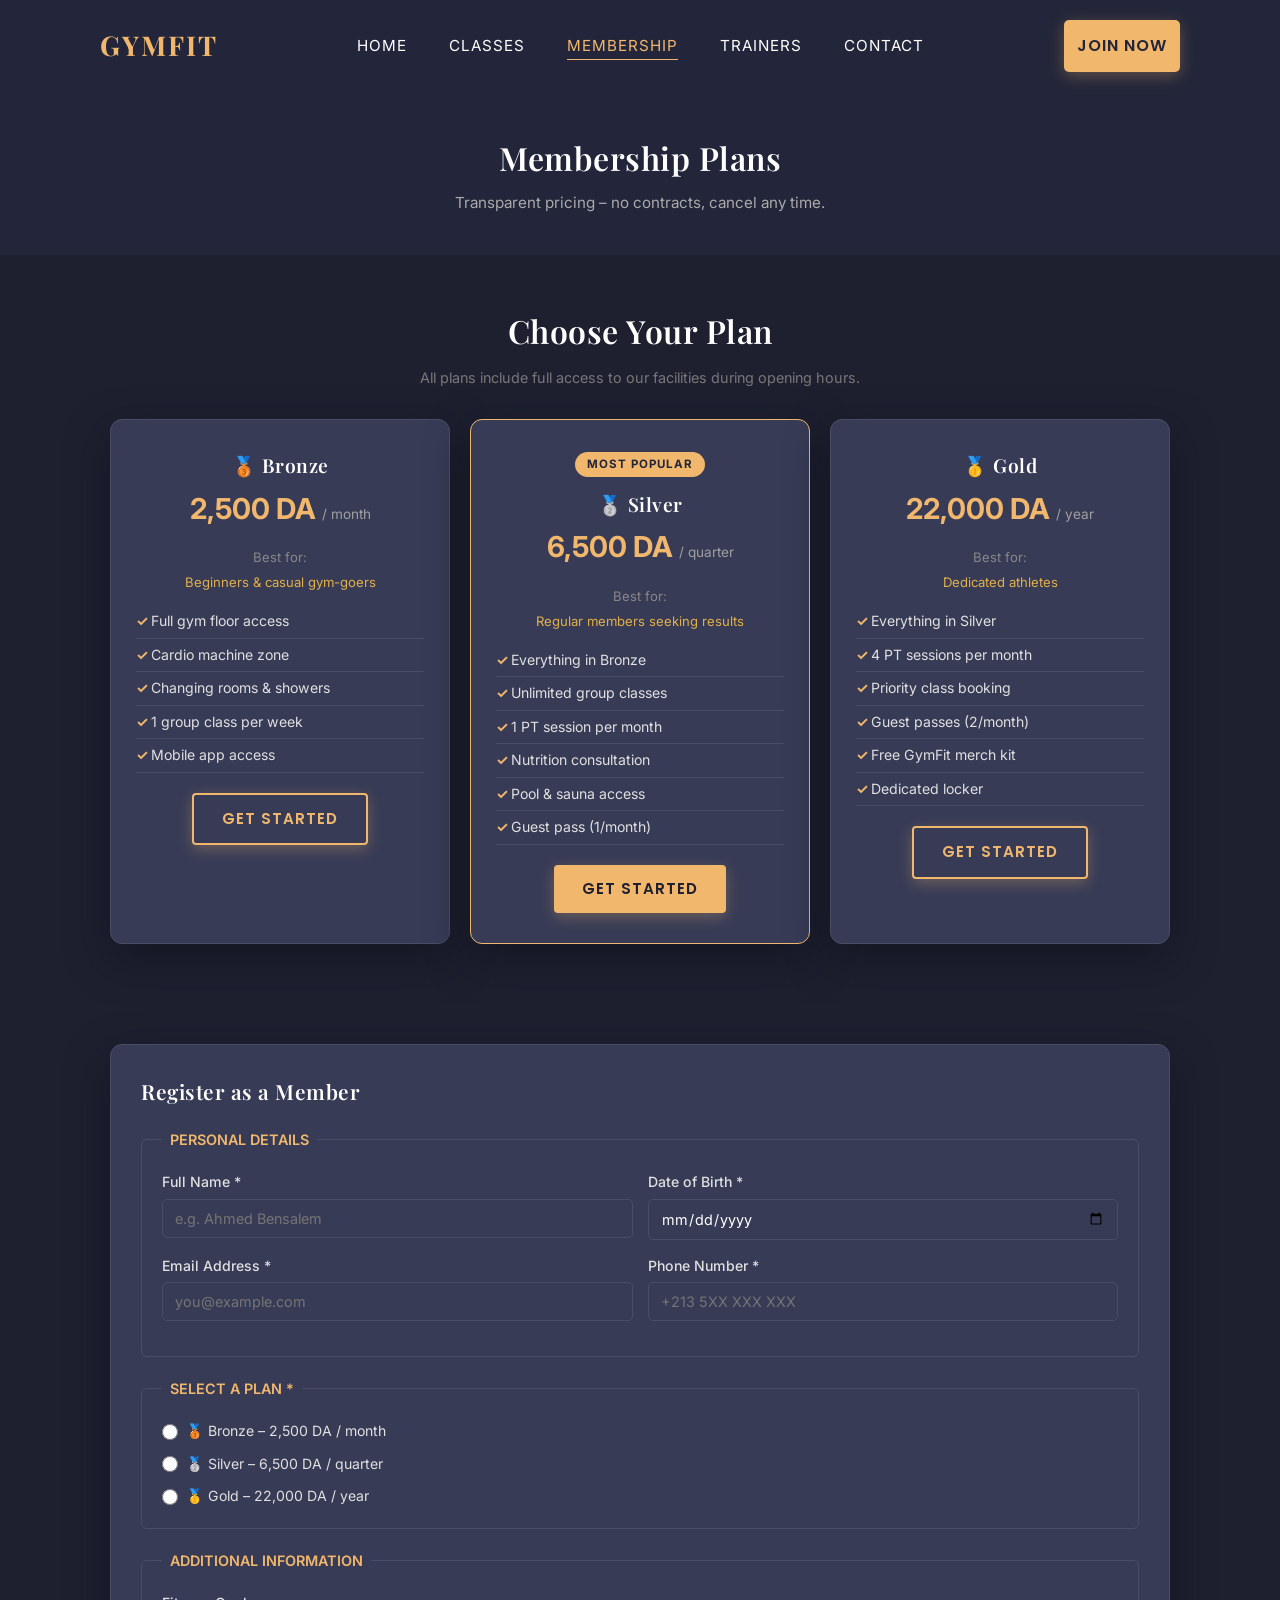
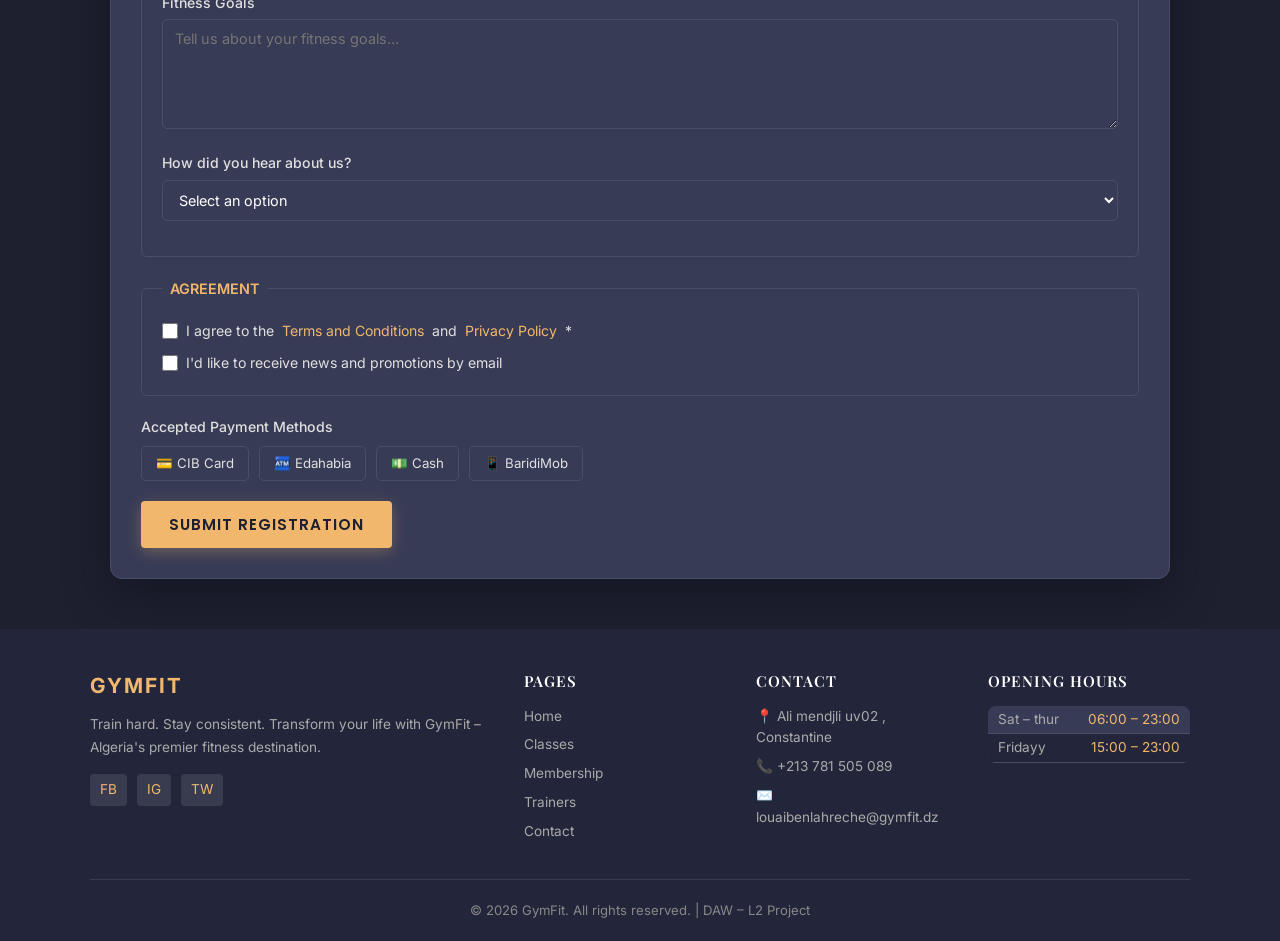
<file: mehdi-updated/mehdi-updated/mehdi-updated/membership.html>
<!DOCTYPE html>
<html lang="en">

<head>
  <meta charset="UTF-8" />
  <meta name="viewport" content="width=device-width, initial-scale=1.0" />
  <title>Membership - GymFit</title>
  <link rel="stylesheet" href="style-minimal-js.css" />
</head>

<body>

  <!-- NAVIGATION -->
  <nav>
    <div class="logo">GYMFIT</div>
    <ul>
      <li><a href="index.html">Home</a></li>
      <li><a href="classes.html">Classes</a></li>
      <li><a href="membership.html" class="active">Membership</a></li>
      <li><a href="trainers.html">Trainers</a></li>
      <li><a href="contact.html">Contact</a></li>
    </ul>
    <a href="#register" class="btn">Join Now</a>
  </nav>

  <!-- PAGE TITLE -->
  <div class="page-title">
    <h1>Membership Plans</h1>
    <p>Transparent pricing – no contracts, cancel any time.</p>
  </div>

  <main>

    <!-- PLAN CARDS -->
    <section class="container">
      <h2 class="section-title">Choose Your Plan</h2>
      <p class="section-sub">All plans include full access to our facilities during opening hours.</p>

      <div class="grid-3">

        <!-- Bronze -->
        <div class="plan-card">
          <h4>🥉 Bronze</h4>
          <p class="price">2,500 DA <span>/ month</span></p>
          <dl>
            <dt style="color:#888; font-size:.82rem; margin-bottom:4px;">Best for:</dt>
            <dd style="color:#e2b04a; font-size:.82rem; margin-bottom:12px;">Beginners &amp; casual gym-goers</dd>
          </dl>
          <ul>
            <li>Full gym floor access</li>
            <li>Cardio machine zone</li>
            <li>Changing rooms &amp; showers</li>
            <li>1 group class per week</li>
            <li>Mobile app access</li>
          </ul>
          <a href="#register" class="btn btn-outline">Get Started</a>
        </div>

        <!-- Silver (recommended) -->
        <div class="plan-card recommended">
          <span class="plan-badge">Most Popular</span>
          <h4>🥈 Silver</h4>
          <p class="price">6,500 DA <span>/ quarter</span></p>
          <dl>
            <dt style="color:#888; font-size:.82rem; margin-bottom:4px;">Best for:</dt>
            <dd style="color:#e2b04a; font-size:.82rem; margin-bottom:12px;">Regular members seeking results</dd>
          </dl>
          <ul>
            <li>Everything in Bronze</li>
            <li>Unlimited group classes</li>
            <li>1 PT session per month</li>
            <li>Nutrition consultation</li>
            <li>Pool &amp; sauna access</li>
            <li>Guest pass (1/month)</li>
          </ul>
          <a href="#register" class="btn">Get Started</a>
        </div>

        <!-- Gold -->
        <div class="plan-card">
          <h4>🥇 Gold</h4>
          <p class="price">22,000 DA <span>/ year</span></p>
          <dl>
            <dt style="color:#888; font-size:.82rem; margin-bottom:4px;">Best for:</dt>
            <dd style="color:#e2b04a; font-size:.82rem; margin-bottom:12px;">Dedicated athletes</dd>
          </dl>
          <ul>
            <li>Everything in Silver</li>
            <li>4 PT sessions per month</li>
            <li>Priority class booking</li>
            <li>Guest passes (2/month)</li>
            <li>Free GymFit merch kit</li>
            <li>Dedicated locker</li>
          </ul>
          <a href="#register" class="btn btn-outline">Get Started</a>
        </div>

      </div>
    </section>

    <!-- REGISTRATION FORM -->
    <section class="container" id="register">
      <div class="form-card">
        <h2>Register as a Member</h2>

        <form action="#" method="POST">

          <!-- Personal Details -->
          <fieldset>
            <legend>Personal Details</legend>

            <div class="form-row">
              <div class="form-group">
                <label for="fullName">Full Name *</label>
                <input type="text" id="fullName" name="fullName" placeholder="e.g. Ahmed Bensalem" required />
              </div>
              <div class="form-group">
                <label for="dob">Date of Birth *</label>
                <input type="date" id="dob" name="dob" required />
              </div>
            </div>

            <div class="form-row">
              <div class="form-group">
                <label for="email">Email Address *</label>
                <input type="email" id="email" name="email" placeholder="you@example.com" required />
              </div>
              <div class="form-group">
                <label for="phone">Phone Number *</label>
                <input type="tel" id="phone" name="phone" placeholder="+213 5XX XXX XXX" required />
              </div>
            </div>
          </fieldset>

          <!-- Plan Selection -->
          <fieldset>
            <legend>Select a Plan *</legend>
            <div class="radio-group">
              <label>
                <input type="radio" name="plan" value="bronze" required />
                🥉 Bronze – 2,500 DA / month
              </label>
              <label>
                <input type="radio" name="plan" value="silver" />
                🥈 Silver – 6,500 DA / quarter
              </label>
              <label>
                <input type="radio" name="plan" value="gold" />
                🥇 Gold – 22,000 DA / year
              </label>
            </div>
          </fieldset>

          <!-- Additional Info -->
          <fieldset>
            <legend>Additional Information</legend>
            <div class="form-group">
              <label for="goals">Fitness Goals</label>
              <textarea id="goals" name="goals" placeholder="Tell us about your fitness goals…"></textarea>
            </div>
            <div class="form-group">
              <label for="source">How did you hear about us?</label>
              <select id="source" name="source">
                <option value="">Select an option</option>
                <option>Social Media</option>
                <option>Friend / Family</option>
                <option>Google Search</option>
                <option>Walk-in</option>
                <option>Other</option>
              </select>
            </div>
          </fieldset>

          <!-- Terms -->
          <fieldset>
            <legend>Agreement</legend>
            <div class="checkbox-group">
              <label>
                <input type="checkbox" name="terms" required />
                I agree to the <a href="#">Terms and Conditions</a> and <a href="#">Privacy Policy</a> *
              </label>
              <label>
                <input type="checkbox" name="newsletter" />
                I'd like to receive news and promotions by email
              </label>
            </div>
          </fieldset>

          <!-- Payment Methods -->
          <div class="form-group" style="margin-top:15px;">
            <label>Accepted Payment Methods</label>
            <div style="display:flex; gap:10px; flex-wrap:wrap; margin-top:8px;">
              <span class="pay">💳 CIB Card</span>
              <span class="pay">🏧 Edahabia</span>
              <span class="pay">💵 Cash</span>
              <span class="pay">📱 BaridiMob</span>
            </div>
          </div>

          <div style="margin-top:20px;">
            <button type="submit" class="btn">Submit Registration</button>
          </div>

        </form>
      </div>
    </section>

  </main>
  <!-- FOOTER -->
  <footer>
    <div class="footer-grid">

      <div class="footer-col">
        <span class="footer-logo">GYMFIT</span>
        <p>Train hard. Stay consistent. Transform your life with GymFit – Algeria's premier fitness destination.</p>
        <div class="footer-socials">
          <a href="#">FB</a>
          <a href="#">IG</a>
          <a href="#">TW</a>
        </div>
      </div>
      <div class="footer-col">
        <h4>Pages</h4>
        <a href="index.html">Home</a>
        <a href="classes.html">Classes</a>
        <a href="membership.html">Membership</a>
        <a href="trainers.html">Trainers</a>
        <a href="contact.html">Contact</a>
      </div>
      <div class="footer-col">
        <h4>Contact</h4>
        <a href="#">📍 Ali mendjli uv02 , Constantine</a>
        <a href="tel:+213555123456">📞 +213 781 505 089</a>
        <a href="mailto:info@gymfit.dz">✉️ louaibenlahreche@gymfit.dz</a>
      </div>
      <div class="footer-col">
        <h4>Opening Hours</h4>
        <table class="footer-hours">
          <tr>
            <td>Sat – thur</td>
            <td>06:00 – 23:00</td>
          </tr>
          <tr>
            <td>Fridayy</td>
            <td>15:00 – 23:00</td>
          </tr>

        </table>
      </div>
    </div>
    <div class="footer-bar">
      &copy; 2026 GymFit. All rights reserved. | DAW – L2 Project
    </div>
  </footer>

  <script src="script-minimal.js"></script>
</body>

</html>
</file>
<file: mehdi-updated/mehdi-updated/mehdi-updated/style-minimal-js.css>
/* ===== GOOGLE FONTS ===== */
@import url("https://fonts.googleapis.com/css2?family=Inter:wght@300;400;500;600&family=Playfair+Display:ital,wght@0,400;0,600;0,700;1,400&family=Poppins:wght@400;600;700&display=swap");

/* ===== CSS VARIABLES ===== */
:root {
  --primary: #23263A;
  --primary-light: #373B56;
  --accent: #F1B76D;
  /* Earth Yellow */
  --accent-hover: #FFCE8A;
  --bg: #1E2030;
  /* Deep Navy */
  --text: #e0e0e0;
  --text-muted: #a0a0a0;
  --white: #ffffff;
  --card-bg: #373B56;
  /* Delft Blue */
  --border: #4A4D66;
  --shadow: 0 15px 40px rgba(15, 17, 26, 0.6);
}

/* ===== RESET ===== */
* {
  margin: 0;
  padding: 0;
  box-sizing: border-box;
}

body {
  font-family: "Inter", sans-serif;
  background-color: var(--bg);
  color: var(--text);
  line-height: 1.6;
}

h1,
h2,
h3,
h4,
h5,
h6,
.logo,
.page-title h1 {
  font-family: "Playfair Display", serif;
  font-weight: 600;
  letter-spacing: 0.5px;
  color: var(--white);
}

a {
  text-decoration: none;
  color: var(--accent);
}

a:hover {
  text-decoration: underline;
}

img {
  width: 100%;
}

ul {
  list-style: none;
}

/* ===== NAVBAR (top nav only) ===== */
body:not(.admin-body) nav {
  background-color: var(--primary);
  padding: 20px 30px;
  display: flex;
  align-items: center;
  justify-content: space-around;
  position: sticky;
  top: 0;
  z-index: 999;
  transition: all 0.4s ease;
}

body:not(.admin-body) nav.scrolled {
  background: rgba(55, 59, 86, 0.85);
  backdrop-filter: blur(10px);
  -webkit-backdrop-filter: blur(10px);
  padding: 12px 30px;
  box-shadow: 0 4px 30px rgba(15, 17, 26, 0.3);
}

body:not(.admin-body) nav .logo {
  color: var(--accent);
  font-size: 1.7rem;
  font-weight: 700;
  letter-spacing: 2px;
}

body:not(.admin-body) nav ul {
  display: flex;
  gap: 42px;
}

body:not(.admin-body) nav ul li a {
  color: var(--white);
  font-size: 0.95rem;
  position: relative;
  text-transform: uppercase;
  letter-spacing: 1px;
  padding-bottom: 5px;
}

body:not(.admin-body) nav ul li a::after {
  content: '';
  position: absolute;
  width: 0%;
  height: 1px;
  bottom: 0;
  left: 0;
  background-color: var(--accent);
  transition: width 0.3s ease;
}

body:not(.admin-body) nav ul li a:hover::after,
body:not(.admin-body) nav ul li a.active::after {
  width: 100%;
}

body:not(.admin-body) nav ul li a:hover,
body:not(.admin-body) nav ul li a.active {
  color: var(--accent);
  text-decoration: none;
}

nav .btn {
  background-color: var(--accent);
  color: var(--primary);
  padding: 13px;
  border-radius: 5px;
  font-weight: 600;
  font-size: 1rem;
}

nav .btn:hover {
  opacity: 0.85;
  text-decoration: none;
}


/* Removed old header background hack */


/* ===== CONTAINER ===== */
.container {
  max-width: 1100px;
  margin: 0 auto;
  padding: 50px 20px;
}

/* ===== PAGE TITLE ===== */
.page-title {
  background-color: var(--primary);
  color: var(--white);
  text-align: center;
  padding: 40px 20px;
}

.page-title h1 {
  font-size: 2rem;
  margin-bottom: 8px;
}

.page-title p {
  color: #aaaaaa;
  font-size: 0.95rem;
}

/* ===== SECTION TITLE ===== */
h2.section-title {
  text-align: center;
  font-size: 2rem;
  color: var(--white);
  margin-bottom: 10px;
}

p.section-sub {
  text-align: center;
  color: #777;
  margin-bottom: 30px;
  font-size: 0.9rem;
}

/* ===== BUTTON ===== */
.btn {
  display: inline-block;
  background-color: var(--accent);
  color: #1E2030;
  padding: 12px 28px;
  border-radius: 4px;
  font-weight: 600;
  font-size: 0.95rem;
  border: none;
  cursor: pointer;
  font-family: "Poppins", sans-serif;
  text-transform: uppercase;
  letter-spacing: 1px;
  transition: all 0.3s ease;
  box-shadow: 0 4px 15px rgba(241, 183, 109, 0.3);
}

.btn:hover {
  text-decoration: none;
  background-color: var(--accent-hover);
  color: #1E2030;
  transform: translateY(-2px);
  box-shadow: 0 6px 20px rgba(241, 183, 109, 0.5);
}


.btn-outline {
  background-color: transparent;
  border: 2px solid var(--accent);
  color: var(--accent);
}

.btn-outline:hover {
  background-color: var(--accent);
  color: var(--primary);
}

/* ===== HERO SECTION ===== */
.hero {
  background-color: #000;
  color: var(--white);
  padding: 120px 30px;
  display: flex;
  align-items: center;
  justify-content: center;
  text-align: center;
  min-height: 90vh;
  position: relative;
  overflow: hidden;
}

.hero::before {
  content: '';
  position: absolute;
  top: 0;
  left: 0;
  width: 100%;
  height: 100%;
  background-image: linear-gradient(rgba(30, 32, 48, 0.6), rgba(55, 59, 86, 0.8)), url('Gym_12.23-19.webp');
  background-size: cover;
  background-position: center;
  z-index: 0;
  transform: translateY(var(--parallax-y, 0px));
}

.hero-text {
  max-width: 800px;
  position: relative;
  z-index: 1;
}

.hero-text h4 {
  color: var(--accent);
  font-size: 1rem;
  letter-spacing: 4px;
  text-transform: uppercase;
  margin-bottom: 20px;
  font-family: "Inter", sans-serif;
  font-weight: 500;
}

.hero-text h1 {
  font-size: 4.5rem;
  font-weight: 600;
  line-height: 1.1;
  margin-bottom: 20px;
  text-transform: uppercase;
  letter-spacing: 2px;
}

.hero-text h1 span {
  color: var(--accent);
  font-style: italic;
}

.hero-text p {
  color: #cccccc;
  margin-bottom: 25px;
  font-size: 0.95rem;
  line-height: 1.7;
}

.hero-image img {
  max-width: 380px;
  border-radius: 10px;
}

/* ===== CARDS GRID ===== */
.grid-3 {
  display: grid;
  grid-template-columns: repeat(3, 1fr);
  gap: 20px;
}

.grid-4 {
  display: grid;
  grid-template-columns: repeat(4, 1fr);
  gap: 40px;
  align-items: start;
}

.grid-4>*:nth-child(even) {
  margin-top: 40px;
}

/* ===== APPLE-STYLE CARD ===== */
.card {
  background-color: var(--card-bg);
  border: 1px solid var(--border);
  border-radius: 16px;
  padding: 30px;
  box-shadow: var(--shadow);
  position: relative;
  overflow: hidden;
  transition: transform 0.45s cubic-bezier(0.22, 1, 0.36, 1),
    box-shadow 0.45s cubic-bezier(0.22, 1, 0.36, 1),
    border-color 0.3s ease;
  will-change: transform;
}

/* Shimmer sweep pseudo-element */
.card::after {
  content: '';
  position: absolute;
  inset: 0;
  border-radius: 16px;
  background: linear-gradient(115deg,
      transparent 20%,
      rgba(255, 255, 255, 0.06) 50%,
      transparent 80%);
  transform: translateX(-100%);
  transition: transform 0.6s cubic-bezier(0.22, 1, 0.36, 1);
  pointer-events: none;
}

.card:hover {
  border-color: rgba(241, 183, 109, 0.5);
  transform: translateY(-10px) scale(1.01);
  box-shadow: 0 24px 48px rgba(15, 17, 26, 0.5),
    0 0 0 1px rgba(241, 183, 109, 0.15),
    0 8px 32px rgba(241, 183, 109, 0.12);
}

.card:hover::after {
  transform: translateX(100%);
}

.card .icon {
  font-size: 2rem;
  margin-bottom: 12px;
  display: inline-block;
  transition: transform 0.5s cubic-bezier(0.22, 1, 0.36, 1);
}

.card:hover .icon {
  transform: scale(1.15) translateY(-3px);
}

.card h4 {
  font-size: 1.2rem;
  color: var(--white);
  margin-bottom: 8px;
}

.card p {
  color: #888;
  font-size: 0.88rem;
  line-height: 1.6;
  margin-bottom: 12px;
}

/* ===== PLAN CARDS ===== */
.plan-card {
  background-color: var(--card-bg);
  border: 1px solid var(--border);
  border-radius: 12px;
  padding: 30px 25px;
  text-align: center;
  box-shadow: var(--shadow);
  transition: all 0.3s ease;
}

.plan-card:hover {
  border-color: var(--accent);
  transform: translateY(-5px);
}

.plan-card.recommended {
  border-color: var(--accent);
}

.plan-card .plan-badge {
  display: inline-block;
  background-color: var(--accent);
  color: var(--primary);
  font-size: 0.72rem;
  font-weight: 700;
  padding: 3px 12px;
  border-radius: 20px;
  margin-bottom: 12px;
  text-transform: uppercase;
  letter-spacing: 1px;
}

.plan-card h4 {
  font-size: 1.2rem;
  color: var(--white);
  margin-bottom: 5px;
}

.plan-card .price {
  font-size: 1.8rem;
  font-weight: 700;
  color: var(--accent);
  margin-bottom: 15px;
}

.plan-card .price span {
  font-size: 0.85rem;
  color: var(--text-muted);
  font-weight: 400;
}

.plan-card ul {
  list-style: none;
  text-align: left;
  margin-bottom: 20px;
}

.plan-card ul li {
  color: var(--text);
  font-size: 0.88rem;
  padding: 5px 0;
  border-bottom: 1px solid var(--border);
}

.plan-card ul li::before {
  content: "✓ ";
  color: var(--accent);
  font-weight: 700;
}

/* ===== TABLE ===== */
table {
  width: 100%;
  border-collapse: collapse;
  background-color: var(--card-bg);
  border-radius: 8px;
  overflow: hidden;
}

table caption {
  caption-side: top;
  text-align: left;
  padding: 10px 15px 5px;
  color: var(--text-muted);
  font-size: 0.85rem;
}

table thead tr {
  background-color: var(--primary-light);
  color: var(--white);
}

table th {
  padding: 12px 15px;
  text-align: left;
  font-size: 0.88rem;
}

table td {
  padding: 11px 15px;
  font-size: 0.88rem;
  color: var(--text);
  border-bottom: 1px solid var(--border);
}

table tbody tr:nth-child(even) {
  background-color: var(--primary);
}

table tbody tr:hover {
  background-color: #1a1a1a;
}

/* ===== DIFFICULTY BADGES ===== */
.badge {
  display: inline-block;
  padding: 2px 10px;
  border-radius: 20px;
  font-size: 0.75rem;
  font-weight: 600;
}

.badge-beginner {
  background-color: #d4f4dd;
  color: #1a7a34;
}

.badge-intermediate {
  background-color: #fff3cd;
  color: #856404;
}

.badge-advanced {
  background-color: #fde8e8;
  color: #b91c1c;
}

/* ===== FORM ===== */
.form-card {
  background-color: var(--card-bg);
  border: 1px solid var(--border);
  border-radius: 12px;
  padding: 30px;
  box-shadow: var(--shadow);
}

.form-card h2 {
  color: var(--white);
  margin-bottom: 20px;
  font-size: 1.3rem;
}

fieldset {
  border: 1px solid var(--border);
  border-radius: 6px;
  padding: 20px;
  margin-bottom: 20px;
}

legend {
  color: var(--accent);
  font-weight: 600;
  font-size: 0.9rem;
  padding: 0 8px;
  text-transform: uppercase;
}

.form-group {
  margin-bottom: 15px;
}

.form-group label {
  display: block;
  color: var(--text);
  font-size: 0.88rem;
  margin-bottom: 5px;
  font-weight: 500;
}

.form-group input,
.form-group select,
.form-group textarea {
  width: 100%;
  padding: 10px 12px;
  border: 1px solid var(--border);
  border-radius: 5px;
  font-family: "Inter", sans-serif;
  font-size: 0.9rem;
  color: var(--white);
  background-color: var(--primary-light);
}

.form-group input:focus,
.form-group select:focus,
.form-group textarea:focus {
  outline: none;
  border-color: var(--accent);
  background-color: var(--card-bg);
}

.form-group textarea {
  min-height: 110px;
  resize: vertical;
}

.form-row {
  display: grid;
  grid-template-columns: 1fr 1fr;
  gap: 15px;
}

.radio-group,
.checkbox-group {
  display: flex;
  flex-direction: column;
  gap: 10px;
}

.radio-group label,
.checkbox-group label {
  display: flex;
  align-items: center;
  gap: 8px;
  font-size: 0.88rem;
  color: var(--text);
  cursor: pointer;
}

.radio-group input,
.checkbox-group input {
  width: 16px;
  height: 16px;
  accent-color: var(--accent);
}

/* ===== TRAINER CARD ===== */
.trainers-grid {
  display: grid;
  grid-template-columns: repeat(3, 1fr);
  gap: 25px;
}

.trainer-card {
  background-color: var(--card-bg);
  border: 1px solid var(--border);
  border-radius: 12px;
  overflow: hidden;
  text-align: center;
  transition: all 0.4s ease;
  box-shadow: var(--shadow);
}

.trainer-card:hover {
  border-color: var(--accent);
  transform: translateY(-8px);
  box-shadow: 0 15px 35px rgba(212, 175, 55, 0.1);
}

.trainer-card figure {
  padding: 25px 25px 10px;
}

.trainer-card figure img {
  width: 110px;
  height: 110px;
  border-radius: 50%;
  object-fit: cover;
  margin: 0 auto;
  display: block;
  border: 3px solid var(--accent);
}

.trainer-card figcaption {
  color: #888;
  font-size: 0.78rem;
  margin-top: 6px;
  font-style: italic;
}

.trainer-card .trainer-body {
  padding: 0 20px 20px;
}

.trainer-card h3 {
  font-size: 1.2rem;
  color: var(--white);
  margin-bottom: 4px;
}

.trainer-card .specialty {
  color: var(--accent);
  font-size: 0.82rem;
  font-weight: 600;
  margin-bottom: 4px;
}

.trainer-card .experience {
  color: #888;
  font-size: 0.8rem;
  margin-bottom: 10px;
}

.trainer-card .bio {
  color: var(--text-muted);
  font-size: 0.83rem;
  line-height: 1.6;
  margin-bottom: 12px;
}

.trainer-card address {
  font-style: normal;
  margin-bottom: 12px;
}

.trainer-card address a {
  font-size: 0.82rem;
  color: var(--accent);
}

/* ===== CONTACT TWO-COLUMN ===== */
.contact-layout {
  display: grid;
  grid-template-columns: 1fr 360px;
  gap: 30px;
  align-items: start;
}

.contact-info {
  background-color: var(--card-bg);
  border: 1px solid var(--border);
  border-radius: 12px;
  padding: 30px;
  box-shadow: var(--shadow);
}

.contact-info h2 {
  color: var(--white);
  font-size: 1.2rem;
  margin-bottom: 20px;
}

.contact-item {
  display: flex;
  gap: 12px;
  margin-bottom: 18px;
}

.contact-item .ci-icon {
  font-size: 1.3rem;
}

.contact-item h4 {
  font-size: 0.85rem;
  color: var(--white);
  margin-bottom: 2px;
}

.contact-item p,
.contact-item a {
  font-size: 0.85rem;
  color: var(--text);
}

.hours-table {
  margin-top: 20px;
}

.hours-table h3 {
  font-size: 1rem;
  color: var(--white);
  margin-bottom: 10px;
}

.map-placeholder {
  background-color: #f0f0f0;
  border: 1px dashed #bbb;
  border-radius: 6px;
  padding: 30px;
  text-align: center;
  color: #888;
  margin-top: 20px;
  font-size: 0.85rem;
}

/* ===== FOOTER ===== */
footer {
  background-color: var(--primary);
  color: var(--white);
  padding: 40px 30px 20px;
}

.footer-grid {
  max-width: 1100px;
  margin: 0 auto;
  display: grid;
  grid-template-columns: 2fr 1fr 1fr 1fr;
  gap: 30px;
  margin-bottom: 30px;
}

.footer-col .footer-logo {
  font-size: 1.3rem;
  font-weight: 700;
  color: var(--accent);
  letter-spacing: 2px;
  display: block;
  margin-bottom: 10px;
}

.footer-col p {
  color: #aaa;
  font-size: 0.85rem;
  line-height: 1.7;
  margin-bottom: 15px;
}

.footer-col h4 {
  color: var(--white);
  font-size: 0.95rem;
  margin-bottom: 12px;
  text-transform: uppercase;
  letter-spacing: 1px;
}

.footer-col a {
  display: block;
  color: #aaa;
  font-size: 0.85rem;
  margin-bottom: 7px;
}

.footer-col a:hover {
  color: var(--accent);
  text-decoration: none;
}

.footer-socials {
  display: flex;
  gap: 10px;
}

.footer-socials a {
  display: inline-block;
  background-color: rgba(255, 255, 255, 0.1);
  color: var(--accent);
  padding: 5px 10px;
  border-radius: 4px;
  font-size: 0.85rem;
  margin-bottom: 0;
}

.footer-socials a:hover {
  background-color: var(--accent);
  color: var(--primary);
}

.footer-hours td {
  color: #aaa;
  font-size: 0.85rem;
  padding: 3px 10px;
}

.footer-hours td:last-child {
  text-align: right;
  color: var(--accent);
}

.footer-bar {
  max-width: 1100px;
  margin: 0 auto;
  padding-top: 20px;
  border-top: 1px solid rgba(255, 255, 255, 0.1);
  text-align: center;
  color: #888;
  font-size: 0.82rem;
}

/* ===== ADMIN PAGES ===== */
body.admin-body {
  background-color: var(--bg);
}

.admin-layout {
  display: flex;
  min-height: 100vh;
}

/* Sidebar */
.admin-sidebar {
  width: 250px;
  background-color: var(--primary);
  min-height: 100vh;
  flex-shrink: 0;
  border-right: 1px solid var(--border);
  display: flex;
  flex-direction: column;
}

.sidebar-logo {
  padding: 24px 20px;
  font-size: 1.4rem;
  font-weight: 700;
  color: var(--accent);
  letter-spacing: 3px;
  font-family: 'Playfair Display', serif;
  border-bottom: 1px solid var(--border);
}

.sidebar-logo small {
  display: block;
  font-size: 0.68rem;
  color: var(--text-muted);
  font-weight: 400;
  letter-spacing: 2px;
  font-family: 'Inter', sans-serif;
  text-transform: uppercase;
  margin-top: 3px;
}

.admin-sidebar nav ul {
  padding: 12px 0;
}

.admin-sidebar nav ul li a {
  display: flex;
  align-items: center;
  gap: 10px;
  padding: 13px 20px;
  color: var(--text-muted);
  font-size: 0.88rem;
  transition: all 0.25s ease;
  border-left: 3px solid transparent;
}

.admin-sidebar nav ul li a:hover,
.admin-sidebar nav ul li a.active {
  color: var(--white);
  background-color: rgba(241, 183, 109, 0.1);
  border-left-color: var(--accent);
  padding-left: 17px;
  text-decoration: none;
}

/* Admin Main */
.admin-main {
  flex: 1;
  padding: 30px;
  background-color: var(--bg);
}

.admin-topbar {
  display: flex;
  justify-content: space-between;
  align-items: center;
  margin-bottom: 28px;
  padding-bottom: 18px;
  border-bottom: 1px solid var(--border);
}

.admin-topbar h1 {
  font-size: 1.5rem;
  color: var(--white);
  font-family: 'Playfair Display', serif;
}

.admin-topbar .admin-user {
  font-size: 0.85rem;
  color: var(--text-muted);
  background-color: var(--primary);
  border: 1px solid var(--border);
  padding: 6px 14px;
  border-radius: 20px;
}

/* Stat Cards */
.stats-grid {
  display: grid;
  grid-template-columns: repeat(4, 1fr);
  gap: 16px;
  margin-bottom: 28px;
}

.stat-card {
  background-color: var(--card-bg);
  border: 1px solid var(--border);
  border-radius: 12px;
  padding: 22px;
  border-left: 4px solid var(--border);
  position: relative;
  overflow: hidden;
}

.stat-card::before {
  content: '';
  position: absolute;
  inset: 0;
  background: linear-gradient(135deg, rgba(255, 255, 255, 0.02) 0%, transparent 60%);
  pointer-events: none;
}

.stat-card.blue {
  border-left-color: #60a5fa;
}

.stat-card.green {
  border-left-color: #4ade80;
}

.stat-card.orange {
  border-left-color: var(--accent);
}

.stat-card.purple {
  border-left-color: #a78bfa;
}

.stat-card .stat-label {
  font-size: 0.75rem;
  color: var(--text-muted);
  text-transform: uppercase;
  letter-spacing: 1px;
  margin-bottom: 8px;
  font-family: 'Inter', sans-serif;
}

.stat-card .stat-value {
  font-size: 1.9rem;
  font-weight: 700;
  color: var(--white);
  font-family: 'Playfair Display', serif;
  line-height: 1;
  margin-bottom: 6px;
}

.stat-card .stat-sub {
  font-size: 0.75rem;
  color: var(--text-muted);
  margin-top: 4px;
}

/* Admin Card */
.admin-card {
  background-color: var(--card-bg);
  border: 1px solid var(--border);
  border-radius: 12px;
  padding: 24px;
  margin-bottom: 24px;
  box-shadow: var(--shadow);
}

.admin-card h2 {
  font-size: 1.1rem;
  color: var(--white);
  margin-bottom: 18px;
  padding-bottom: 12px;
  border-bottom: 1px solid var(--border);
  font-family: 'Playfair Display', serif;
}

/* Admin Table */
.admin-table {
  background-color: transparent;
}

.admin-table thead tr {
  background-color: var(--primary-light);
}

.admin-table th {
  color: var(--text-muted);
  font-size: 0.75rem;
  text-transform: uppercase;
  letter-spacing: 1px;
  font-family: 'Inter', sans-serif;
}

.admin-table td {
  font-size: 0.87rem;
  color: var(--text);
  border-bottom-color: var(--border);
}

.admin-table tbody tr:nth-child(even) {
  background-color: rgba(35, 38, 58, 0.5);
}

.admin-table tbody tr:hover {
  background-color: rgba(241, 183, 109, 0.05);
}

/* Action Buttons */
.btn-edit {
  background-color: rgba(96, 165, 250, 0.12);
  color: #93c5fd;
  border: 1px solid rgba(96, 165, 250, 0.25);
  padding: 4px 12px;
  border-radius: 6px;
  font-size: 0.78rem;
  cursor: pointer;
  font-family: "Poppins", sans-serif;
  margin-right: 6px;
  transition: all 0.2s ease;
}

.btn-edit:hover {
  background-color: rgba(96, 165, 250, 0.25);
  color: #bfdbfe;
  border-color: rgba(96, 165, 250, 0.5);
}

.btn-delete {
  background-color: rgba(248, 113, 113, 0.12);
  color: #fca5a5;
  border: 1px solid rgba(248, 113, 113, 0.25);
  padding: 4px 12px;
  border-radius: 6px;
  font-size: 0.78rem;
  cursor: pointer;
  font-family: "Poppins", sans-serif;
  transition: all 0.2s ease;
}

.btn-delete:hover {
  background-color: rgba(248, 113, 113, 0.25);
  color: #fecaca;
  border-color: rgba(248, 113, 113, 0.5);
}

/* Status badges */
.status-active {
  background-color: rgba(74, 222, 128, 0.12);
  color: #86efac;
  border: 1px solid rgba(74, 222, 128, 0.25);
  padding: 3px 12px;
  border-radius: 20px;
  font-size: 0.74rem;
  font-weight: 600;
  letter-spacing: 0.5px;
}

.status-inactive {
  background-color: rgba(248, 113, 113, 0.12);
  color: #fca5a5;
  border: 1px solid rgba(248, 113, 113, 0.25);
  padding: 3px 12px;
  border-radius: 20px;
  font-size: 0.74rem;
  font-weight: 600;
  letter-spacing: 0.5px;
}

/* Admin Login */
.login-page {
  min-height: 100vh;
  background-color: var(--bg);
  background-image:
    radial-gradient(ellipse at 20% 40%, rgba(55, 59, 86, 0.6) 0%, transparent 60%),
    radial-gradient(ellipse at 80% 60%, rgba(241, 183, 109, 0.06) 0%, transparent 50%);
  display: flex;
  align-items: center;
  justify-content: center;
}

.login-card {
  background-color: var(--card-bg);
  border: 1px solid var(--border);
  border-radius: 16px;
  padding: 44px 40px;
  width: 100%;
  max-width: 420px;
  box-shadow: 0 24px 60px rgba(0, 0, 0, 0.4);
}

.login-card .login-logo {
  text-align: center;
  font-size: 1.8rem;
  font-weight: 700;
  color: var(--accent);
  letter-spacing: 4px;
  margin-bottom: 6px;
  font-family: 'Playfair Display', serif;
}

.login-card .login-sub {
  text-align: center;
  color: var(--text-muted);
  font-size: 0.85rem;
  margin-bottom: 28px;
}

.error-msg {
  background-color: rgba(248, 113, 113, 0.12);
  color: #fca5a5;
  border: 1px solid rgba(248, 113, 113, 0.3);
  padding: 10px 15px;
  border-radius: 8px;
  font-size: 0.85rem;
  margin-bottom: 15px;
  display: none;
}

.admin-submit {
  width: 100%;
  padding: 13px;
  background-color: var(--accent);
  color: var(--primary);
  border: none;
  border-radius: 8px;
  font-size: 0.95rem;
  font-weight: 700;
  cursor: pointer;
  font-family: "Poppins", sans-serif;
  margin-top: 8px;
  text-transform: uppercase;
  letter-spacing: 1px;
  transition: all 0.3s ease;
  box-shadow: 0 4px 15px rgba(241, 183, 109, 0.3);
}

.admin-submit:hover {
  background-color: var(--accent-hover);
  box-shadow: 0 6px 20px rgba(241, 183, 109, 0.5);
  transform: translateY(-1px);
}

.back-link {
  display: block;
  text-align: center;
  margin-top: 18px;
  color: var(--text-muted);
  font-size: 0.85rem;
  transition: color 0.2s ease;
}

.back-link:hover {
  color: var(--accent);
  text-decoration: none;
}

/* ===== HAMBURGER BUTTON ===== */
.hamburger {
  display: none;
  flex-direction: column;
  gap: 5px;
  background: none;
  border: none;
  cursor: pointer;
  padding: 6px;
}

.hamburger span {
  display: block;
  width: 24px;
  height: 2px;
  background-color: var(--white);
  transition: 0.3s;
}

.pay {
  padding: 6px 14px;
  background: var(--primary-light);
  border: 1px solid var(--border);
  color: var(--text);
  border-radius: 5px;
  font-size: .83rem;
  cursor: pointer;
}

.pay:hover {
  background-color: #D96C4A;
  color: #ffffff;
}

/* Hamburger → X animation */
.hamburger.open span:nth-child(1) {
  transform: translateY(7px) rotate(45deg);
}

.hamburger.open span:nth-child(2) {
  opacity: 0;
}

.hamburger.open span:nth-child(3) {
  transform: translateY(-7px) rotate(-45deg);
}

/* Mobile nav menu (hidden by default) */
.mobile-menu {
  display: none;
  flex-direction: column;
  background-color: #111827;
  padding: 10px 0;
  border-top: 1px solid rgba(255, 255, 255, 0.08);
  position: sticky;
  top: 53px;
  /* height of nav */
  z-index: 998;
}

.mobile-menu.open {
  display: flex;
}

.mobile-menu a {
  color: var(--white);
  padding: 14px 25px;
  font-size: 1rem;
  font-weight: 500;
  border-bottom: 1px solid rgba(255, 255, 255, 0.05);
}

.mobile-menu a:hover,
.mobile-menu a.active {
  color: var(--accent);
  background-color: rgba(226, 176, 74, 0.08);
  text-decoration: none;
}

.mobile-menu .menu-join {
  margin: 15px 20px;
  text-align: center;
  background-color: var(--accent);
  color: var(--primary);
  padding: 13px;
  border-radius: 5px;
  font-weight: 700;
  font-size: 1rem;
}

.mobile-menu .menu-join:hover {
  opacity: 0.88;
  color: var(--primary);
}

/* ===== RESPONSIVE – TABLET (768px – 1023px) ===== */
@media (max-width: 1023px) {
  .grid-4 {
    grid-template-columns: repeat(2, 1fr);
  }

  .grid-3 {
    grid-template-columns: repeat(2, 1fr);
  }

  .trainers-grid {
    grid-template-columns: repeat(2, 1fr);
  }

  .footer-grid {
    grid-template-columns: 1fr 1fr;
  }

  .stats-grid {
    grid-template-columns: repeat(2, 1fr);
  }

  .contact-layout {
    grid-template-columns: 1fr;
  }

  .hero {
    flex-direction: column;
    text-align: center;
    padding: 50px 25px;
    gap: 30px;
  }

  .hero-text p {
    margin: 0 auto 25px;
    max-width: 500px;
  }

  .hero-image img {
    max-width: 320px;
    margin: 0 auto;
    display: block;
  }
}

/* ===== RESPONSIVE – MOBILE (max 767px) ===== */
@media (max-width: 767px) {

  /* --- NAV --- */
  nav {
    padding: 14px 18px;
    position: sticky;
    top: 0;
    z-index: 999;
  }

  body:not(.admin-body) nav ul {
    display: none;
  }

  /* hide desktop links */
  body:not(.admin-body) nav .btn {
    display: none;
  }

  /* hide desktop join button */
  .hamburger {
    display: flex;
  }

  /* show hamburger */

  /* --- HERO --- */
  .hero {
    flex-direction: column;
    padding: 35px 18px 40px;
    text-align: center;
    gap: 25px;
  }

  .hero-text h4 {
    font-size: 0.8rem;
  }

  .hero-text h1 {
    font-size: 1.9rem;
    line-height: 1.25;
  }

  .hero-text p {
    font-size: 0.88rem;
    margin: 0 auto 20px;
  }

  .hero-image img {
    max-width: 260px;
    margin: 0 auto;
    display: block;
  }

  /* --- PAGE TITLE --- */
  .page-title {
    padding: 30px 18px;
  }

  .page-title h1 {
    font-size: 1.6rem;
  }

  .page-title p {
    font-size: 0.85rem;
  }

  /* --- CONTAINER --- */
  .container {
    padding: 30px 16px;
  }

  /* --- SECTION TITLES --- */
  h2.section-title {
    font-size: 1.35rem;
  }

  /* --- GRIDS → single column --- */
  .grid-4,
  .grid-3,
  .trainers-grid,
  .footer-grid,
  .stats-grid {
    grid-template-columns: 1fr;
  }

  /* --- FORM --- */
  .form-row {
    grid-template-columns: 1fr;
    gap: 0;
  }

  .form-card {
    padding: 20px 16px;
  }

  .form-card h2 {
    font-size: 1.15rem;
  }

  /* Make all inputs big enough to tap easily (44px min) */
  .form-group input,
  .form-group select,
  .form-group textarea {
    padding: 13px 12px;
    font-size: 1rem;
    /* prevents iOS zoom on focus */
  }

  .form-group label {
    font-size: 0.9rem;
  }

  fieldset {
    padding: 15px 14px;
    margin-bottom: 16px;
  }

  /* --- BUTTONS --- */
  .btn {
    width: 100%;
    text-align: center;
    padding: 14px 20px;
    font-size: 1rem;
  }

  /* Keep plan card buttons full-width but not other inline links */
  .card a.btn,
  nav .btn {
    width: auto;
  }

  /* --- CARDS --- */
  .card {
    padding: 20px 16px;
  }

  .plan-card {
    padding: 22px 18px;
  }

  /* --- TABLE: horizontal scroll on mobile --- */
  table {
    display: block;
    overflow-x: auto;
    -webkit-overflow-scrolling: touch;
    white-space: nowrap;
  }

  table thead,
  table tbody,
  table tr {
    display: table-row-group;
  }

  table thead {
    display: table-header-group;
  }

  table tr {
    display: table-row;
  }

  table th,
  table td {
    display: table-cell;
  }

  table th,
  table td {
    padding: 11px 14px;
    font-size: 0.82rem;
  }

  /* footer hours table stays normal */
  .footer-hours {
    display: table;
    overflow-x: unset;
    white-space: normal;
  }

  .footer-hours tr,
  .footer-hours td {
    display: table-cell;
  }

  /* --- TRAINER CARDS --- */
  .trainer-card figure img {
    width: 90px;
    height: 90px;
  }

  /* --- CONTACT --- */
  .contact-layout {
    grid-template-columns: 1fr;
    gap: 20px;
  }

  .contact-info {
    padding: 20px 16px;
  }

  /* --- FOOTER --- */
  .footer-grid {
    grid-template-columns: 1fr;
    gap: 20px;
  }

  footer {
    padding: 30px 18px 15px;
  }

  .footer-bar {
    font-size: 0.78rem;
    text-align: center;
  }

  /* --- ADMIN SIDEBAR → top bar on mobile --- */
  .admin-layout {
    flex-direction: column;
  }

  .admin-sidebar {
    width: 100%;
    min-height: auto;
    position: relative;
  }

  .admin-sidebar nav ul {
    display: flex;
    flex-wrap: wrap;
    padding: 6px 10px;
    gap: 4px;
  }

  .admin-sidebar nav ul li a {
    padding: 9px 13px;
    font-size: 0.78rem;
    border-radius: 5px;
    border-left: none !important;
  }

  .admin-sidebar nav ul li a.active,
  .admin-sidebar nav ul li a:hover {
    padding-left: 13px;
  }

  .admin-main {
    padding: 16px;
  }

  .admin-topbar {
    flex-direction: column;
    align-items: flex-start;
    gap: 5px;
    margin-bottom: 16px;
  }

  .admin-topbar h1 {
    font-size: 1.1rem;
  }

  .stats-grid {
    grid-template-columns: 1fr 1fr;
    gap: 12px;
  }

  .stat-card {
    padding: 14px;
  }

  .stat-card .stat-value {
    font-size: 1.4rem;
  }

  .admin-card {
    padding: 16px;
  }

  .admin-card h2 {
    font-size: 0.95rem;
  }

  /* --- LOGIN PAGE --- */
  .login-card {
    padding: 28px 20px;
    margin: 15px;
  }

  .admin-submit {
    padding: 14px;
    font-size: 1rem;
  }
}


/* ===== CINEMATIC ANIMATION SYSTEM ===== */

/* ── Shared keyframes ── */
@keyframes cinFadeUp {
  0% {
    opacity: 0;
    transform: translateY(28px);
    filter: blur(4px);
  }

  100% {
    opacity: 1;
    transform: translateY(0);
    filter: blur(0);
  }
}

@keyframes cinFadeDown {
  0% {
    opacity: 0;
    transform: translateY(-22px);
  }

  100% {
    opacity: 1;
    transform: translateY(0);
  }
}

@keyframes cinWordUp {
  0% {
    transform: translateY(105%);
    opacity: 0;
  }

  100% {
    transform: translateY(0);
    opacity: 1;
  }
}

@keyframes cinCardIn {
  0% {
    opacity: 0;
    transform: translateY(36px) scale(0.96);
    filter: blur(5px);
  }

  100% {
    opacity: 1;
    transform: translateY(0) scale(1);
    filter: blur(0);
  }
}

@keyframes cinRowIn {
  0% {
    opacity: 0;
    transform: translateX(-20px);
  }

  100% {
    opacity: 1;
    transform: translateX(0);
  }
}

@keyframes cinTableBorder {
  0% {
    clip-path: inset(0 100% 0 0);
  }

  100% {
    clip-path: inset(0 0% 0 0);
  }
}

@keyframes cinPageShimmer {
  0% {
    background-position: -200% center;
  }

  100% {
    background-position: 200% center;
  }
}

@keyframes cinStatIn {
  0% {
    opacity: 0;
    transform: translateY(20px) scale(0.95);
  }

  100% {
    opacity: 1;
    transform: translateY(0) scale(1);
  }
}

/* ── Nav entrance ── */
.cin-nav {
  animation: cinFadeDown 0.6s cubic-bezier(0.22, 1, 0.36, 1) both;
}

/* ── Page title banner ── */
.cin-page-title {
  position: relative;
  overflow: hidden;
}

.cin-page-title::after {
  content: '';
  position: absolute;
  inset: 0;
  background: linear-gradient(105deg,
      transparent 30%,
      rgba(241, 183, 109, 0.07) 50%,
      transparent 70%);
  background-size: 250% auto;
  animation: cinPageShimmer 1.4s cubic-bezier(0.22, 1, 0.36, 1) 0.2s 1 both;
}

.cin-page-title-child {
  opacity: 0;
  animation: cinFadeUp 0.65s cubic-bezier(0.22, 1, 0.36, 1) both;
}

/* ── Section title: word-clip reveal ── */
.cin-section-title .cin-word {
  display: inline-block;
  transform: translateY(105%);
  opacity: 0;
  transition:
    transform 0.7s cubic-bezier(0.22, 1, 0.36, 1),
    opacity 0.7s ease;
}

.cin-section-title.show .cin-word {
  transform: translateY(0);
  opacity: 1;
}

/* ── Generic fade up ── */
.cin-fade-up {
  opacity: 0;
  transform: translateY(24px);
  filter: blur(2px);
  transition:
    opacity 0.7s cubic-bezier(0.22, 1, 0.36, 1),
    transform 0.7s cubic-bezier(0.22, 1, 0.36, 1),
    filter 0.7s ease;
}

.cin-fade-up.show {
  opacity: 1;
  transform: translateY(0);
  filter: blur(0);
}

/* ── Cards ── */
.cin-card {
  opacity: 0;
  transform: translateY(36px) scale(0.96);
  filter: blur(5px);
  transition:
    opacity 0.65s cubic-bezier(0.22, 1, 0.36, 1) var(--cin-delay, 0ms),
    transform 0.65s cubic-bezier(0.22, 1, 0.36, 1) var(--cin-delay, 0ms),
    filter 0.65s ease var(--cin-delay, 0ms),
    /* keep hover transitions working after reveal */
    border-color 0.3s ease,
    box-shadow 0.45s cubic-bezier(0.22, 1, 0.36, 1);
}

.cin-card.show {
  opacity: 1;
  transform: translateY(0) scale(1);
  filter: blur(0);
}

/* ── Stat cards ── */
.cin-stat {
  opacity: 0;
  transform: translateY(20px) scale(0.95);
  transition:
    opacity 0.55s cubic-bezier(0.22, 1, 0.36, 1) var(--cin-delay, 0ms),
    transform 0.55s cubic-bezier(0.22, 1, 0.36, 1) var(--cin-delay, 0ms),
    box-shadow 0.4s cubic-bezier(0.22, 1, 0.36, 1);
}

.cin-stat.show {
  opacity: 1;
  transform: translateY(0) scale(1);
}

/* ── Table rows ── */
.cin-row {
  opacity: 0;
  transform: translateX(-16px);
  transition:
    opacity 0.45s cubic-bezier(0.22, 1, 0.36, 1),
    transform 0.45s cubic-bezier(0.22, 1, 0.36, 1);
}

.cin-row.show {
  opacity: 1;
  transform: translateX(0);
}

/* ── Hero title ── */
.cin-hero-title {
  overflow: hidden;
}

/* ===== INTRO SCREEN ===== */

/* The two curtain halves */
.intro-half {
  position: fixed;
  left: 0;
  right: 0;
  height: 50vh;
  background: #090b12;
  z-index: 99998;
  transition: transform 0.9s cubic-bezier(0.76, 0, 0.24, 1);
}

.intro-top {
  top: 0;
  transform: translateY(0);
}

.intro-bottom {
  bottom: 0;
  transform: translateY(0);
}

.intro-top.exit {
  transform: translateY(-100%);
}

.intro-bottom.exit {
  transform: translateY(100%);
}

/* Content layer (sits above the two halves) */
.intro-content {
  position: fixed;
  inset: 0;
  z-index: 99999;
  display: flex;
  flex-direction: column;
  align-items: center;
  justify-content: center;
  gap: 18px;
  pointer-events: none;
  transition: opacity 0.5s ease;
}

.intro-content.exit {
  opacity: 0;
}

/* Horizontal gold rules */
.intro-line {
  width: 0;
  height: 1px;
  background: linear-gradient(90deg, transparent, var(--accent), transparent);
  transition: width 0.7s cubic-bezier(0.22, 1, 0.36, 1) 0.15s;
}

.intro-content.active .intro-line {
  width: 260px;
}

/* Logo letter wrapper */
.intro-logo-text {
  display: flex;
  align-items: center;
  overflow: hidden;
  line-height: 1;
}

/* Each letter clips up from below */
.intro-char {
  display: inline-block;
  font-family: 'Playfair Display', serif;
  font-size: clamp(3.5rem, 11vw, 9rem);
  font-weight: 700;
  color: var(--accent);
  letter-spacing: 0.15em;
  transform: translateY(115%);
  opacity: 0;
  transition:
    transform 0.75s cubic-bezier(0.22, 1, 0.36, 1),
    opacity 0.75s ease;
}

.intro-content.active .intro-char {
  transform: translateY(0);
  opacity: 1;
}

/* Tagline */
.intro-tagline {
  font-family: 'Inter', sans-serif;
  font-size: 0.7rem;
  letter-spacing: 0.35em;
  color: rgba(160, 160, 160, 0.8);
  text-transform: uppercase;
  opacity: 0;
  transform: translateY(8px);
  transition:
    opacity 0.7s ease 0.95s,
    transform 0.7s ease 0.95s,
    letter-spacing 0.9s ease 0.95s;
}

.intro-content.active .intro-tagline {
  opacity: 1;
  transform: translateY(0);
  letter-spacing: 0.5em;
}

/* Thin progress bar at the bottom of the content area */
.intro-progress {
  position: absolute;
  bottom: 32px;
  left: 50%;
  transform: translateX(-50%);
  width: 120px;
  height: 1px;
  background: rgba(255, 255, 255, 0.08);
  overflow: hidden;
  border-radius: 2px;
}

.intro-progress-fill {
  height: 100%;
  width: 0%;
  background: var(--accent);
  border-radius: 2px;
  transition: width 2.1s cubic-bezier(0.22, 1, 0.36, 1) 0.3s;
}

.intro-content.active .intro-progress-fill {
  width: 100%;
}

/* ===== ANIMATIONS ===== */
.hidden {
  opacity: 0;
  transform: translateY(40px);
  transition: all 0.8s cubic-bezier(0.25, 1, 0.5, 1);
}

.show {
  opacity: 1;
  transform: translateY(0);
}

.delay-1 {
  transition-delay: 100ms;
}

.delay-2 {
  transition-delay: 200ms;
}

.delay-3 {
  transition-delay: 300ms;
}











/* 2. Marquee Banner */
.marquee-container {
  width: 100%;
  overflow: hidden;
  background-color: var(--accent);
  color: var(--primary);
  padding: 20px 0;
  white-space: nowrap;
  position: relative;
  z-index: 10;
}

.marquee-content {
  display: inline-block;
  font-family: "Playfair Display", serif;
  font-weight: 700;
  font-size: 1.8rem;
  text-transform: uppercase;
  letter-spacing: 2px;
  animation: marquee 25s linear infinite;
}

.marquee-content span {
  padding: 0 40px;
}

@keyframes marquee {
  0% {
    transform: translateX(0);
  }

  100% {
    transform: translateX(-50%);
  }
}

/* 3. Text Splitting Reveals */
.reveal-text {
  overflow: hidden;
  display: inline-block;
}

.reveal-text .char {
  display: inline-block;
  transform: translateY(100%);
  opacity: 0;
  transition: transform 0.8s cubic-bezier(0.25, 1, 0.5, 1), opacity 0.8s ease;
}

.reveal-text.show .char {
  transform: translateY(0);
  opacity: 1;
}

/* 4. Background Orbs */
.bg-orb {
  position: absolute;
  border-radius: 50%;
  filter: blur(80px);
  z-index: 0;
  opacity: 0.5;
  pointer-events: none;
  animation: floatOrb 15s ease-in-out infinite alternate;
}

.orb-1 {
  width: 400px;
  height: 400px;
  background: rgba(55, 59, 86, 0.8);
  top: -100px;
  left: -100px;
}

.orb-2 {
  width: 300px;
  height: 300px;
  background: rgba(241, 183, 109, 0.15);
  bottom: 10%;
  right: -50px;
  animation-duration: 20s;
  animation-direction: alternate-reverse;
}

@keyframes floatOrb {
  0% {
    transform: translate(0, 0) scale(1);
  }

  100% {
    transform: translate(50px, 50px) scale(1.1);
  }
}

/* Ensure content stays above orbs */
.hero-text {
  z-index: 2;
}

/* 5. Apple-style Card Entrance Animation */
@keyframes cardReveal {
  0% {
    opacity: 0;
    transform: translateY(30px) scale(0.97);
    filter: blur(4px);
  }

  100% {
    opacity: 1;
    transform: translateY(0) scale(1);
    filter: blur(0px);
  }
}

.card.show,
.plan-card.show,
.trainer-card.show,
.stat-card.show,
.admin-card.show {
  animation: cardReveal 0.65s cubic-bezier(0.22, 1, 0.36, 1) both;
}

/* Stat cards: Apple-style number glow on hover */
.stat-card {
  transition: transform 0.4s cubic-bezier(0.22, 1, 0.36, 1),
    box-shadow 0.4s cubic-bezier(0.22, 1, 0.36, 1);
}

.stat-card:hover {
  transform: translateY(-6px);
  box-shadow: 0 16px 40px rgba(15, 17, 26, 0.3);
}

/* Plan cards: Apple-style glassy border glow */
.plan-card {
  position: relative;
  overflow: hidden;
  transition: transform 0.45s cubic-bezier(0.22, 1, 0.36, 1),
    box-shadow 0.45s cubic-bezier(0.22, 1, 0.36, 1),
    border-color 0.3s ease;
}

.plan-card::after {
  content: '';
  position: absolute;
  inset: 0;
  background: linear-gradient(115deg,
      transparent 20%,
      rgba(255, 255, 255, 0.07) 50%,
      transparent 80%);
  transform: translateX(-100%);
  transition: transform 0.6s cubic-bezier(0.22, 1, 0.36, 1);
  pointer-events: none;
}

.plan-card:hover {
  transform: translateY(-8px) scale(1.01);
  box-shadow: 0 20px 44px rgba(0, 0, 0, 0.12);
  border-color: var(--accent);
}

.plan-card:hover::after {
  transform: translateX(100%);
}

/* ===== ADMIN PAGE ANIMATIONS ===== */

/* Keyframes */
@keyframes slideInLeft {
  0% {
    opacity: 0;
    transform: translateX(-40px);
  }

  100% {
    opacity: 1;
    transform: translateX(0);
  }
}

@keyframes fadeSlideDown {
  0% {
    opacity: 0;
    transform: translateY(-20px);
  }

  100% {
    opacity: 1;
    transform: translateY(0);
  }
}

@keyframes fadeSlideUp {
  0% {
    opacity: 0;
    transform: translateY(24px);
    filter: blur(3px);
  }

  100% {
    opacity: 1;
    transform: translateY(0);
    filter: blur(0);
  }
}

@keyframes rowReveal {
  0% {
    opacity: 0;
    transform: translateX(-16px);
  }

  100% {
    opacity: 1;
    transform: translateX(0);
  }
}

@keyframes loginCardEntrance {
  0% {
    opacity: 0;
    transform: scale(0.92) translateY(30px);
    filter: blur(6px);
  }

  100% {
    opacity: 1;
    transform: scale(1) translateY(0);
    filter: blur(0);
  }
}

@keyframes statPulse {
  0% {
    text-shadow: 0 0 0 transparent;
  }

  50% {
    text-shadow: 0 0 20px rgba(241, 183, 109, 0.4);
  }

  100% {
    text-shadow: 0 0 0 transparent;
  }
}

@keyframes shimmerBar {
  0% {
    background-position: -200% center;
  }

  100% {
    background-position: 200% center;
  }
}

/* Sidebar: slide in from left */
body.admin-body .admin-sidebar {
  animation: slideInLeft 0.55s cubic-bezier(0.22, 1, 0.36, 1) both;
}

/* Sidebar logo: fade after sidebar */
body.admin-body .sidebar-logo {
  animation: fadeSlideDown 0.5s cubic-bezier(0.22, 1, 0.36, 1) 0.15s both;
}

/* Sidebar nav items: stagger in */
body.admin-body .admin-sidebar nav ul li:nth-child(1) a {
  animation: fadeSlideDown 0.4s cubic-bezier(0.22, 1, 0.36, 1) 0.2s both;
}

body.admin-body .admin-sidebar nav ul li:nth-child(2) a {
  animation: fadeSlideDown 0.4s cubic-bezier(0.22, 1, 0.36, 1) 0.27s both;
}

body.admin-body .admin-sidebar nav ul li:nth-child(3) a {
  animation: fadeSlideDown 0.4s cubic-bezier(0.22, 1, 0.36, 1) 0.34s both;
}

body.admin-body .admin-sidebar nav ul li:nth-child(4) a {
  animation: fadeSlideDown 0.4s cubic-bezier(0.22, 1, 0.36, 1) 0.41s both;
}

body.admin-body .admin-sidebar nav ul li:nth-child(5) a {
  animation: fadeSlideDown 0.4s cubic-bezier(0.22, 1, 0.36, 1) 0.48s both;
}

body.admin-body .admin-sidebar nav ul li:nth-child(6) a {
  animation: fadeSlideDown 0.4s cubic-bezier(0.22, 1, 0.36, 1) 0.55s both;
}

body.admin-body .admin-sidebar nav ul li:nth-child(7) a {
  animation: fadeSlideDown 0.4s cubic-bezier(0.22, 1, 0.36, 1) 0.62s both;
}

body.admin-body .admin-sidebar nav ul li:nth-child(8) a {
  animation: fadeSlideDown 0.4s cubic-bezier(0.22, 1, 0.36, 1) 0.69s both;
}

/* Topbar: fade down */
body.admin-body .admin-topbar {
  animation: fadeSlideDown 0.55s cubic-bezier(0.22, 1, 0.36, 1) 0.3s both;
}

/* Admin card shimmer on hover */
.admin-card {
  position: relative;
  overflow: hidden;
}

.admin-card::after {
  content: '';
  position: absolute;
  inset: 0;
  background: linear-gradient(115deg,
      transparent 20%,
      rgba(255, 255, 255, 0.035) 50%,
      transparent 80%);
  transform: translateX(-100%);
  transition: transform 0.65s cubic-bezier(0.22, 1, 0.36, 1);
  pointer-events: none;
  border-radius: 12px;
}

.admin-card:hover::after {
  transform: translateX(100%);
}

/* Table rows: staggered row reveal (set by JS) */
.admin-table tbody tr {
  opacity: 0;
  animation: rowReveal 0.45s cubic-bezier(0.22, 1, 0.36, 1) both;
}

/* Stat value pulse when card appears */
.stat-card.show .stat-value {
  animation: statPulse 1.2s ease 0.5s 1;
}

/* Login card entrance */
body.admin-body .login-card {
  animation: loginCardEntrance 0.7s cubic-bezier(0.22, 1, 0.36, 1) 0.1s both;
}

/* Topbar user badge: shimmer highlight */
body.admin-body .admin-user {
  background: linear-gradient(90deg,
      var(--primary) 0%,
      var(--primary-light) 40%,
      var(--primary) 80%);
  background-size: 200% auto;
  animation: shimmerBar 3s linear 1s 1;
}

/* ===== TRASH PAGE ===== */
.trash-banner {
  background-color: rgba(241, 183, 109, 0.1);
  border: 1px solid rgba(241, 183, 109, 0.3);
  border-radius: 8px;
  padding: 16px 20px;
  display: flex;
  align-items: center;
  gap: 15px;
  margin-bottom: 25px;
  color: var(--white);
  font-size: 0.9rem;
}

.trash-banner-icon {
  font-size: 1.4rem;
}

.btn-trash-empty {
  margin-left: auto;
  background-color: rgba(239, 68, 68, 0.15);
  color: #ef4444;
  border: 1px solid rgba(239, 68, 68, 0.3);
  padding: 8px 16px;
  border-radius: 5px;
  cursor: pointer;
  font-family: "Poppins", sans-serif;
  font-size: 0.85rem;
  font-weight: 600;
  transition: all 0.2s;
}

.btn-trash-empty:hover {
  background-color: #ef4444;
  color: white;
}

.trash-tabs {
  display: flex;
  gap: 10px;
  margin-bottom: 20px;
}

.trash-tab {
  background-color: var(--primary-light);
  border: 1px solid var(--border);
  color: var(--text);
  padding: 10px 20px;
  border-radius: 6px;
  cursor: pointer;
  font-family: "Poppins", sans-serif;
  font-size: 0.9rem;
  transition: all 0.2s;
  display: flex;
  align-items: center;
  gap: 8px;
}

.trash-tab.active {
  background-color: var(--card-bg);
  border-color: var(--accent);
  color: var(--white);
}

.trash-count {
  background-color: rgba(0, 0, 0, 0.2);
  padding: 2px 8px;
  border-radius: 12px;
  font-size: 0.8rem;
}

.trash-tab.active .trash-count {
  background-color: var(--accent);
  color: var(--primary);
}

.trash-panel {
  display: none;
}

.trash-panel.active {
  display: block;
}

.trash-empty-state {
  display: flex;
  flex-direction: column;
  align-items: center;
  justify-content: center;
  padding: 60px 20px;
  color: var(--text-muted);
}

.trash-empty-icon {
  font-size: 3rem;
  margin-bottom: 15px;
  opacity: 0.5;
}

/* ============================================================ */
/* ── Shared keyframes ── */
@keyframes cinFadeUp {
  0%   { opacity: 0; transform: translateY(28px); filter: blur(4px); }
  100% { opacity: 1; transform: translateY(0);    filter: blur(0);   }
}
@keyframes cinFadeDown {
  0%   { opacity: 0; transform: translateY(-22px); }
  100% { opacity: 1; transform: translateY(0);     }
}
@keyframes cinWordUp {
  0%   { transform: translateY(105%); opacity: 0; }
  100% { transform: translateY(0);    opacity: 1; }
}
@keyframes cinCardIn {
  0%   { opacity: 0; transform: translateY(36px) scale(0.96); filter: blur(5px); }
  100% { opacity: 1; transform: translateY(0)    scale(1);    filter: blur(0);   }
}
@keyframes cinRowIn {
  0%   { opacity: 0; transform: translateX(-20px); }
  100% { opacity: 1; transform: translateX(0);     }
}
@keyframes cinTableBorder {
  0%   { clip-path: inset(0 100% 0 0); }
  100% { clip-path: inset(0 0% 0 0);   }
}
@keyframes cinPageShimmer {
  0%   { background-position: -200% center; }
  100% { background-position: 200% center;  }
}
@keyframes cinStatIn {
  0%   { opacity: 0; transform: translateY(20px) scale(0.95); }
  100% { opacity: 1; transform: translateY(0)    scale(1);    }
}

/* ── Cinematic reveals (Triggered by .show class via JS) ── */
.cin-nav { animation: cinFadeDown 0.6s cubic-bezier(0.22, 1, 0.36, 1) both; }

.cin-page-title { position: relative; overflow: hidden; }
.cin-page-title::after {
  content: ''; position: absolute; inset: 0;
  background: linear-gradient(105deg, transparent 30%, rgba(241, 183, 109, 0.07) 50%, transparent 70%);
  background-size: 250% auto;
  animation: cinPageShimmer 1.4s cubic-bezier(0.22, 1, 0.36, 1) 0.2s 1 both;
}
.cin-page-title-child { opacity: 0; animation: cinFadeUp 0.65s cubic-bezier(0.22, 1, 0.36, 1) both; }

.cin-section-title .cin-word {
  display: inline-block; transform: translateY(105%); opacity: 0;
  transition: transform 0.7s cubic-bezier(0.22, 1, 0.36, 1), opacity 0.7s ease;
}
.cin-section-title.show .cin-word { transform: translateY(0); opacity: 1; }

.cin-fade-up {
  opacity: 0; transform: translateY(24px); filter: blur(2px);
  transition: opacity 0.7s cubic-bezier(0.22, 1, 0.36, 1), transform 0.7s cubic-bezier(0.22, 1, 0.36, 1), filter 0.7s ease;
}
.cin-fade-up.show { opacity: 1; transform: translateY(0); filter: blur(0); }

.cin-card {
  opacity: 0; transform: translateY(36px) scale(0.96); filter: blur(5px);
  transition: opacity 0.65s cubic-bezier(0.22, 1, 0.36, 1) var(--cin-delay, 0ms),
              transform 0.65s cubic-bezier(0.22, 1, 0.36, 1) var(--cin-delay, 0ms),
              filter 0.65s ease var(--cin-delay, 0ms),
              border-color 0.3s ease, box-shadow 0.45s cubic-bezier(0.22, 1, 0.36, 1);
}
.cin-card.show { opacity: 1; transform: translateY(0) scale(1); filter: blur(0); }

.cin-stat {
  opacity: 0; transform: translateY(20px) scale(0.95);
  transition: opacity 0.55s cubic-bezier(0.22, 1, 0.36, 1) var(--cin-delay, 0ms),
              transform 0.55s cubic-bezier(0.22, 1, 0.36, 1) var(--cin-delay, 0ms);
}
.cin-stat.show { opacity: 1; transform: translateY(0) scale(1); }

.cin-row {
  opacity: 0; transform: translateX(-16px);
  transition: opacity 0.45s cubic-bezier(0.22, 1, 0.36, 1), transform 0.45s cubic-bezier(0.22, 1, 0.36, 1);
}
.cin-row.show { opacity: 1; transform: translateX(0); }

.reveal-text { overflow: hidden; display: inline-block; }
.reveal-text .char {
  display: inline-block; transform: translateY(100%); opacity: 0;
  transition: transform 0.8s cubic-bezier(0.25, 1, 0.5, 1), opacity 0.8s ease;
}
.reveal-text.show .char { transform: translateY(0); opacity: 1; }


/* ============================================================ */
/* MINIMIZED JS STYLES (Moved from JS inline styles)            */
/* ============================================================ */

/* Intro Text Animation */
.intro-char:nth-child(1) {
  transition-delay: 0.25s;
}

.intro-char:nth-child(2) {
  transition-delay: 0.34s;
}

.intro-char:nth-child(3) {
  transition-delay: 0.43s;
}

.intro-char:nth-child(4) {
  transition-delay: 0.52s;
}

.intro-char:nth-child(5) {
  transition-delay: 0.61s;
}

.intro-char:nth-child(6) {
  transition-delay: 0.70s;
}

/* Toast */
.gym-toast-wrap {
  position: fixed;
  bottom: 28px;
  right: 28px;
  z-index: 9999;
  display: flex;
  flex-direction: column;
  gap: 10px;
}

.gym-toast {
  color: #fff;
  padding: 12px 20px;
  border-radius: 8px;
  font-family: Poppins, sans-serif;
  font-size: .88rem;
  box-shadow: 0 4px 18px rgba(0, 0, 0, .4);
  opacity: 0;
  transform: translateY(12px);
  transition: all .3s ease;
  max-width: 320px;
}

.gym-toast.success {
  background: #22c55e;
}

.gym-toast.error {
  background: #ef4444;
}

.gym-toast.warning {
  background: #f59e0b;
}

.gym-toast.show {
  opacity: 1;
  transform: translateY(0);
}

/* Modal */
.gym-modal-overlay {
  position: fixed;
  inset: 0;
  background: rgba(0, 0, 0, .7);
  z-index: 8888;
  display: flex;
  align-items: center;
  justify-content: center;
  padding: 20px;
  backdrop-filter: blur(4px);
}

.gym-modal {
  background: var(--card-bg, #1a1a2e);
  border: 1px solid var(--border, #2a2a4a);
  border-radius: 14px;
  padding: 32px;
  max-width: 500px;
  width: 100%;
  box-shadow: 0 20px 60px rgba(0, 0, 0, .6);
  font-family: Poppins, sans-serif;
  color: var(--text, #e0e0e0);
}

.gym-modal h3 {
  margin: 0 0 20px;
  font-size: 1.15rem;
  color: var(--accent, #e94560);
}

.gym-modal-p {
  margin: 0;
  font-size: .9rem;
}

.gym-modal-actions {
  display: flex;
  gap: 12px;
  justify-content: flex-end;
  margin-top: 24px;
}

.gym-modal-btn-cancel {
  padding: 9px 20px;
  background: transparent;
  border: 1px solid var(--border, #2a2a4a);
  border-radius: 7px;
  cursor: pointer;
  color: var(--text, #e0e0e0);
  font-family: Poppins, sans-serif;
  font-size: .88rem;
}

.gym-modal-btn-confirm {
  padding: 9px 22px;
  background: var(--accent, #e94560);
  border: none;
  border-radius: 7px;
  cursor: pointer;
  color: #fff;
  font-family: Poppins, sans-serif;
  font-size: .88rem;
  font-weight: 600;
}

/* Forms in Modal */
.gym-inp,
.gym-sel {
  width: 100%;
  padding: 9px 12px;
  background: var(--primary-light, #0f0f23);
  border: 1px solid var(--border, #2a2a4a);
  border-radius: 7px;
  color: var(--text, #e0e0e0);
  font-family: Poppins, sans-serif;
  font-size: .88rem;
  box-sizing: border-box;
}

.gym-lbl {
  display: block;
  margin-bottom: 5px;
  font-size: .82rem;
  color: var(--text-muted, #888);
}

.gym-modal-grid {
  display: grid;
  gap: 14px;
}

.gym-modal-grid-2 {
  display: grid;
  grid-template-columns: 1fr 1fr;
  gap: 12px;
}

.btn-sm {
  font-size: .85rem !important;
  padding: 9px 18px !important;
}

.td-deleted {
  color: var(--accent);
  font-size: 0.8rem;
}
</file>
